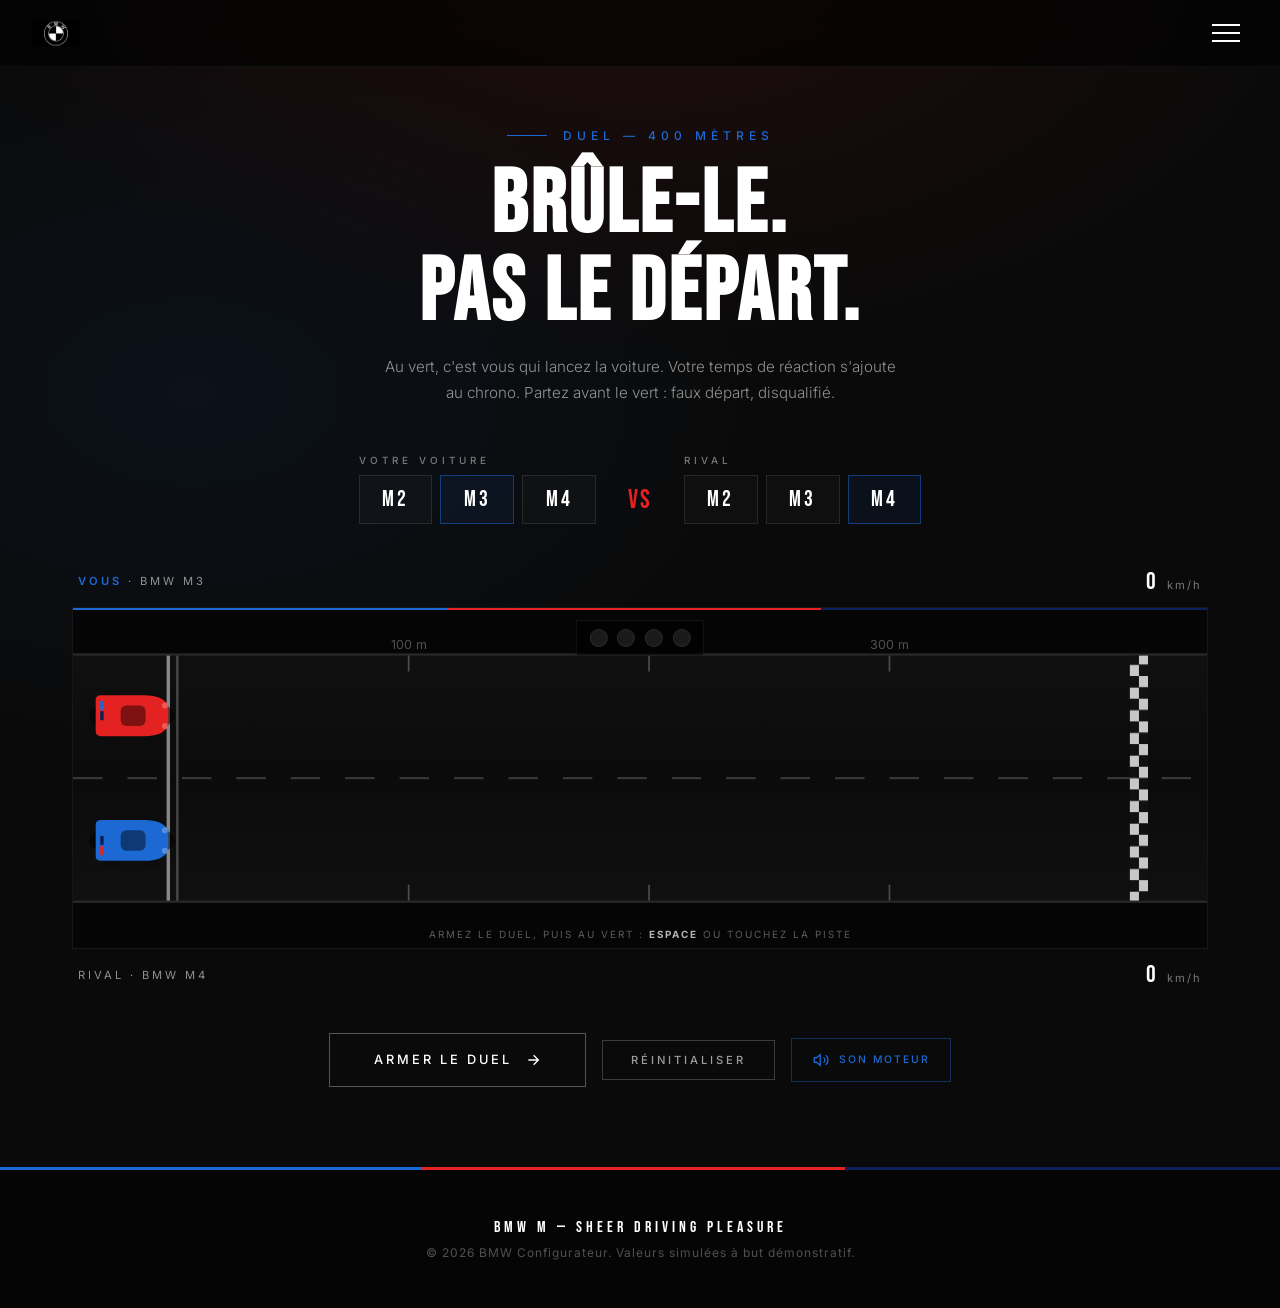
<file: duel.html>
<!DOCTYPE html>
<html lang="fr">
<head>
    <meta charset="UTF-8">
    <meta name="viewport" content="width=device-width, initial-scale=1.0">
    <meta name="description" content="Duel BMW M sur 400 m : prenez le départ au vert, votre temps de réaction compte. Faux départ = disqualifié.">
    <meta name="theme-color" content="#0a0a0a">
    <link rel="preconnect" href="https://fonts.googleapis.com">
    <link rel="preconnect" href="https://fonts.gstatic.com" crossorigin>
    <link href="https://fonts.googleapis.com/css2?family=Bebas+Neue&family=Inter:wght@300;400;500;600;700;800&display=swap" rel="stylesheet">
    <link rel="stylesheet" href="style.css">
    <link rel="stylesheet" href="duel.css">
    <link href="media/img/logo_bmw.jpg" rel="icon" type="image/jpeg">
    <title>BMW M — Duel 400 m</title>
</head>
<body class="duel-page">

    <header id="header">
        <a href="index.html" class="logo-link"><img src="media/img/Embleme-BMW.jpg" alt="Accueil — BMW M"></a>
        <button class="burger" id="menu-burger" aria-label="Ouvrir le menu" aria-expanded="false" aria-controls="nav">
            <span></span><span></span><span></span>
        </button>
        <nav id="nav">
            <a href="index.html">Accueil</a>
            <a href="histoire.html">Histoire</a>
            <a href="performance.html">Launch Control</a>
            <a href="duel.html" class="active">Duel</a>
            <a href="configurateur.html?model=m2">M2</a>
            <a href="configurateur.html?model=m3">M3</a>
            <a href="configurateur.html?model=m4">M4</a>
        </nav>
    </header>

    <div class="nav-overlay" id="navOverlay" hidden></div>

    <main class="duel-main">

        <section class="duel-intro reveal">
            <div class="perf-sub-wrap">
                <span class="perf-bar"></span>
                <p class="perf-sub">Duel — 400 mètres</p>
            </div>
            <h1 class="duel-title">Brûle-le.<br>Pas le départ.</h1>
            <p class="duel-lead">Au vert, c'est vous qui lancez la voiture. Votre temps de réaction s'ajoute au chrono. Partez avant le vert : faux départ, disqualifié.</p>
        </section>

        <section class="duel-setup reveal">
            <div class="picker">
                <p class="picker-label">Votre voiture</p>
                <div class="picker-tabs" id="pickA">
                    <button class="pick-tab" data-model="m2">M2</button>
                    <button class="pick-tab active" data-model="m3">M3</button>
                    <button class="pick-tab" data-model="m4">M4</button>
                </div>
            </div>
            <div class="vs-badge" aria-hidden="true">VS</div>
            <div class="picker">
                <p class="picker-label">Rival</p>
                <div class="picker-tabs" id="pickB">
                    <button class="pick-tab" data-model="m2">M2</button>
                    <button class="pick-tab" data-model="m3">M3</button>
                    <button class="pick-tab active" data-model="m4">M4</button>
                </div>
            </div>
        </section>

        <section class="duel-stage-wrap reveal">

            <div class="duel-hud duel-hud-top">
                <span class="hud-name"><span class="hud-you">Vous</span> · BMW <span id="nameA">M3</span></span>
                <span class="hud-reaction" id="reactionChip" hidden>Réaction : <strong id="reactionVal">—</strong></span>
                <span class="hud-speed"><strong id="speedA">0</strong> km/h</span>
            </div>

            <div class="duel-stage" id="duelStage">
                <div class="tree-h" id="treeH" aria-hidden="true">
                    <span class="lamp amber"></span>
                    <span class="lamp amber"></span>
                    <span class="lamp amber"></span>
                    <span class="lamp green"></span>
                </div>

                <svg class="strip" viewBox="0 0 1000 300" preserveAspectRatio="xMidYMid meet" aria-label="Piste de duel">
                    <defs>
                        <linearGradient id="asphalt" x1="0" y1="0" x2="0" y2="1">
                            <stop offset="0%" stop-color="#101010"/>
                            <stop offset="50%" stop-color="#0b0b0b"/>
                            <stop offset="100%" stop-color="#101010"/>
                        </linearGradient>
                        <pattern id="checker" width="20" height="20" patternUnits="userSpaceOnUse">
                            <rect width="10" height="10" fill="#e8e8e8"/>
                            <rect x="10" y="10" width="10" height="10" fill="#e8e8e8"/>
                            <rect x="10" width="10" height="10" fill="#111"/>
                            <rect y="10" width="10" height="10" fill="#111"/>
                        </pattern>
                    </defs>

                    <rect x="0" y="40" width="1000" height="220" fill="url(#asphalt)"/>
                    <rect x="0" y="40" width="1000" height="2" fill="rgba(255,255,255,0.1)"/>
                    <rect x="0" y="258" width="1000" height="2" fill="rgba(255,255,255,0.1)"/>
                    <line x1="0" y1="150" x2="1000" y2="150" stroke="rgba(255,255,255,0.18)" stroke-width="2" stroke-dasharray="26 22"/>

                    <!-- ligne de départ -->
                    <line x1="84" y1="42" x2="84" y2="258" stroke="rgba(255,255,255,0.5)" stroke-width="3"/>
                    <line x1="92" y1="42" x2="92" y2="258" stroke="rgba(255,255,255,0.25)" stroke-width="2"/>

                    <!-- repères de distance -->
                    <g id="distMarks" font-family="Inter, sans-serif" font-size="11" fill="rgba(255,255,255,0.3)"></g>

                    <!-- arrivée -->
                    <rect x="932" y="42" width="16" height="216" fill="url(#checker)" opacity="0.85"/>

                    <!-- traînées de vitesse -->
                    <g id="trailA"></g>
                    <g id="trailB"></g>

                    <!-- voitures -->
                    <g id="carA" transform="translate(84,95)">
                        <ellipse cx="-32" cy="0" rx="38" ry="15" fill="rgba(0,0,0,0.55)"/>
                        <g class="car-body">
                            <rect x="-56" y="-22" width="13" height="9" rx="2.5" fill="#0c0c0c"/>
                            <rect x="-56" y="13" width="13" height="9" rx="2.5" fill="#0c0c0c"/>
                            <rect x="-22" y="-22" width="13" height="9" rx="2.5" fill="#0c0c0c"/>
                            <rect x="-22" y="13" width="13" height="9" rx="2.5" fill="#0c0c0c"/>
                            <path d="M -64 -14 q 0 -4 5 -4 l 38 0 q 16 0 21 9 l 0 18 q -5 9 -21 9 l -38 0 q -5 0 -5 -4 z" id="bodyA" fill="#E52222"/>
                            <rect x="-42" y="-9" width="22" height="18" rx="5" fill="rgba(0,0,0,0.45)"/>
                            <rect x="-60" y="-13" width="3" height="8" fill="#1C69D4"/>
                            <rect x="-60" y="-4" width="3" height="8" fill="#0A1F5C"/>
                            <rect x="-60" y="5"  width="3" height="8" fill="#E52222"/>
                            <circle cx="-3" cy="-9" r="2.6" fill="#fff" class="headlight"/>
                            <circle cx="-3" cy="9"  r="2.6" fill="#fff" class="headlight"/>
                        </g>
                    </g>

                    <g id="carB" transform="translate(84,205)">
                        <ellipse cx="-32" cy="0" rx="38" ry="15" fill="rgba(0,0,0,0.55)"/>
                        <g class="car-body">
                            <rect x="-56" y="-22" width="13" height="9" rx="2.5" fill="#0c0c0c"/>
                            <rect x="-56" y="13" width="13" height="9" rx="2.5" fill="#0c0c0c"/>
                            <rect x="-22" y="-22" width="13" height="9" rx="2.5" fill="#0c0c0c"/>
                            <rect x="-22" y="13" width="13" height="9" rx="2.5" fill="#0c0c0c"/>
                            <path d="M -64 -14 q 0 -4 5 -4 l 38 0 q 16 0 21 9 l 0 18 q -5 9 -21 9 l -38 0 q -5 0 -5 -4 z" id="bodyB" fill="#1C69D4"/>
                            <rect x="-42" y="-9" width="22" height="18" rx="5" fill="rgba(0,0,0,0.45)"/>
                            <rect x="-60" y="-13" width="3" height="8" fill="#1C69D4"/>
                            <rect x="-60" y="-4" width="3" height="8" fill="#0A1F5C"/>
                            <rect x="-60" y="5"  width="3" height="8" fill="#E52222"/>
                            <circle cx="-3" cy="-9" r="2.6" fill="#fff" class="headlight"/>
                            <circle cx="-3" cy="9"  r="2.6" fill="#fff" class="headlight"/>
                        </g>
                    </g>

                    <text id="gapText" x="500" y="156" text-anchor="middle" font-family="Inter, sans-serif" font-size="13" fill="rgba(255,255,255,0.55)" letter-spacing="2"></text>
                </svg>

                <div class="photo-flash" id="photoFlash"></div>

                <div class="duel-banner" id="duelBanner" hidden>
                    <p class="banner-verdict" id="bannerVerdict">VICTOIRE</p>
                    <p class="banner-detail" id="bannerDetail"></p>
                </div>

                <div class="false-start" id="falseStart" hidden>
                    <p class="fs-title">Faux départ</p>
                    <p class="fs-detail">Vous êtes parti avant le vert. Disqualifié.</p>
                </div>

                <p class="stage-hint" id="stageHint">Armez le duel, puis au vert : <strong>ESPACE</strong> ou touchez la piste</p>
            </div>

            <div class="duel-hud duel-hud-bottom">
                <span class="hud-name">Rival · BMW <span id="nameB">M4</span></span>
                <span class="hud-finish" id="finishLine"></span>
                <span class="hud-speed"><strong id="speedB">0</strong> km/h</span>
            </div>
        </section>

        <section class="duel-controls reveal">
            <button class="hero-btn launch-btn" id="armBtn">
                <span id="armLabel">Armer le duel</span>
                <svg viewBox="0 0 24 24" fill="none" stroke="currentColor" stroke-width="2"><path d="M5 12h14M13 5l7 7-7 7"/></svg>
            </button>
            <button class="hero-btn small ghost" id="resetDuel"><span>Réinitialiser</span></button>
            <button class="sound-toggle is-on" id="soundToggle" aria-pressed="true" aria-label="Activer ou couper le son moteur">
                <svg viewBox="0 0 24 24" fill="none" stroke="currentColor" stroke-width="1.8"><path d="M11 5 6 9H3v6h3l5 4V5Z"/><path class="wave" d="M15.5 8.5a5 5 0 0 1 0 7M18.5 5.5a9 9 0 0 1 0 13"/></svg>
                <span>Son moteur</span>
            </button>
        </section>

    </main>

    <footer class="footer">
        <div class="footer-stripe"></div>
        <div class="footer-content">
            <p class="footer-tag">BMW M — Sheer Driving Pleasure</p>
            <p class="footer-copy">© 2026 BMW Configurateur. Valeurs simulées à but démonstratif.</p>
        </div>
    </footer>

    <script src="script.js"></script>
    <script src="engine-audio.js"></script>
    <script src="duel.js"></script>
</body>
</html>
</file>
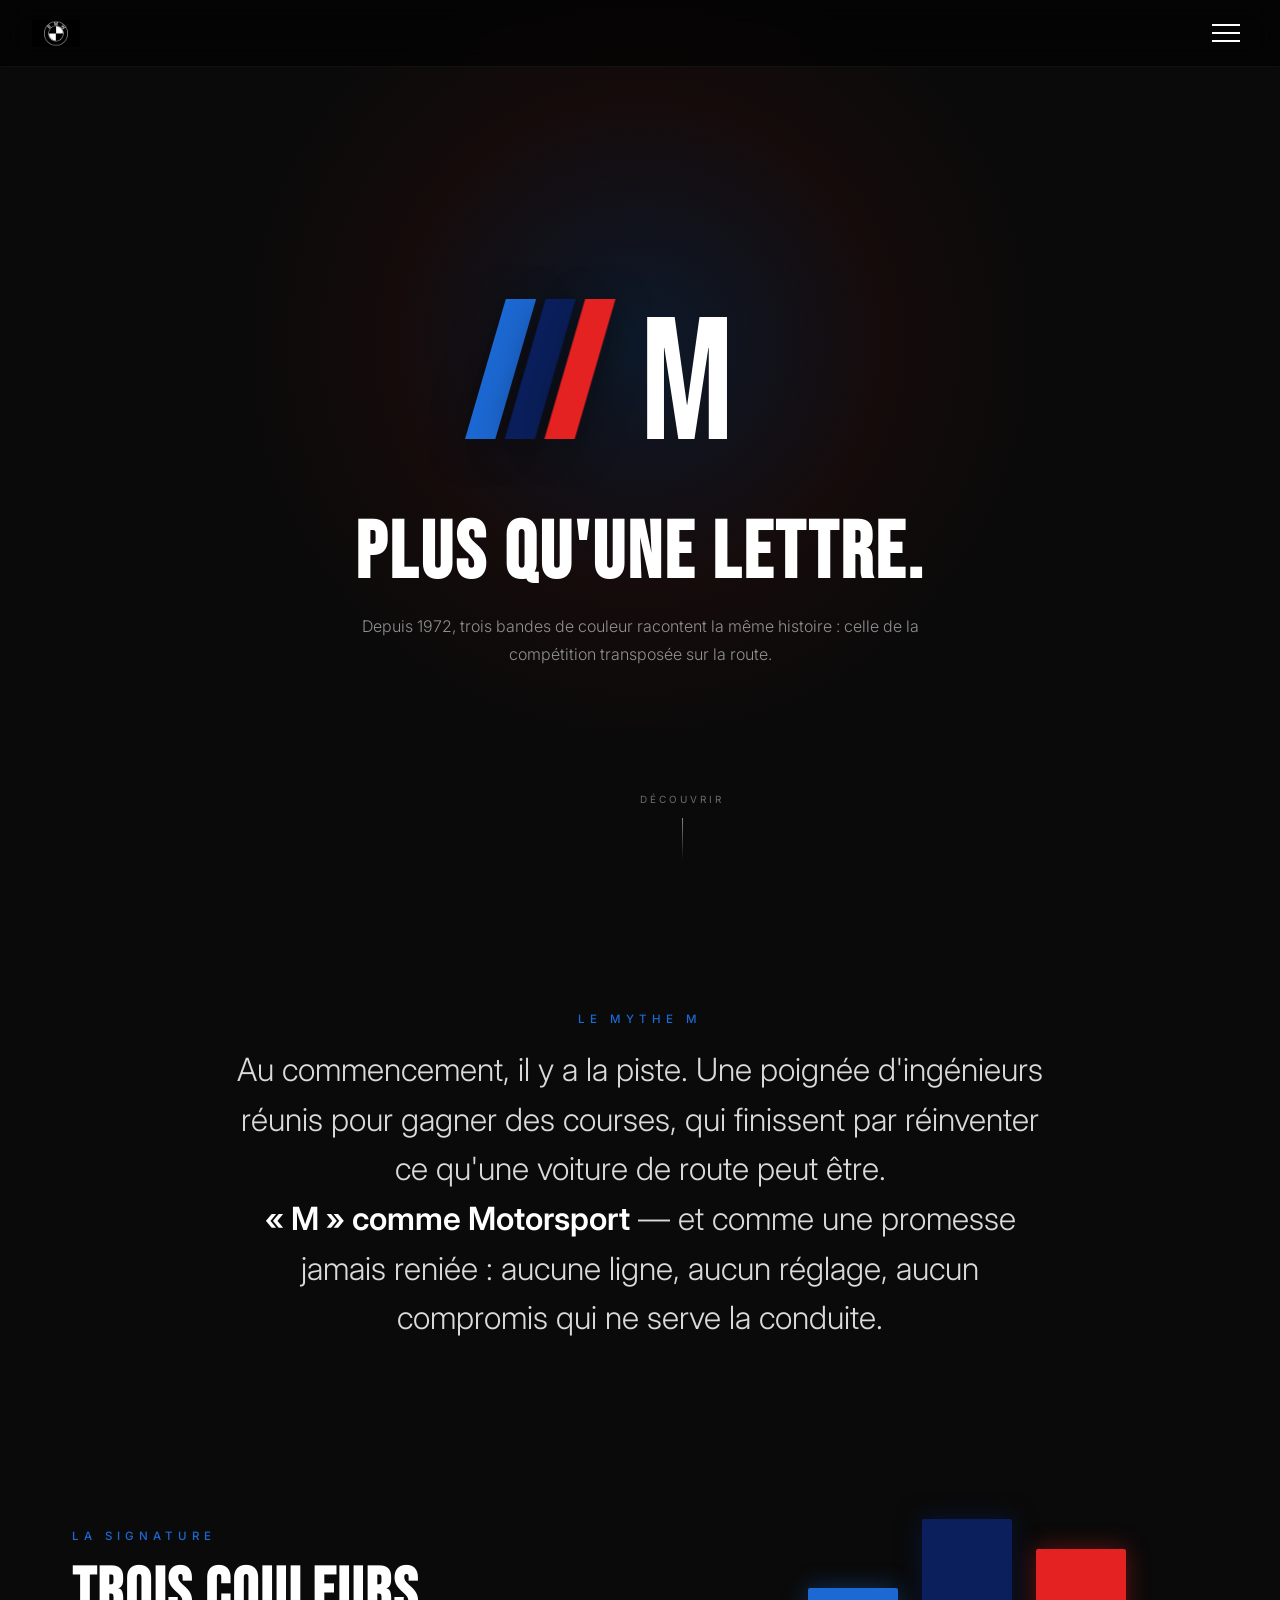
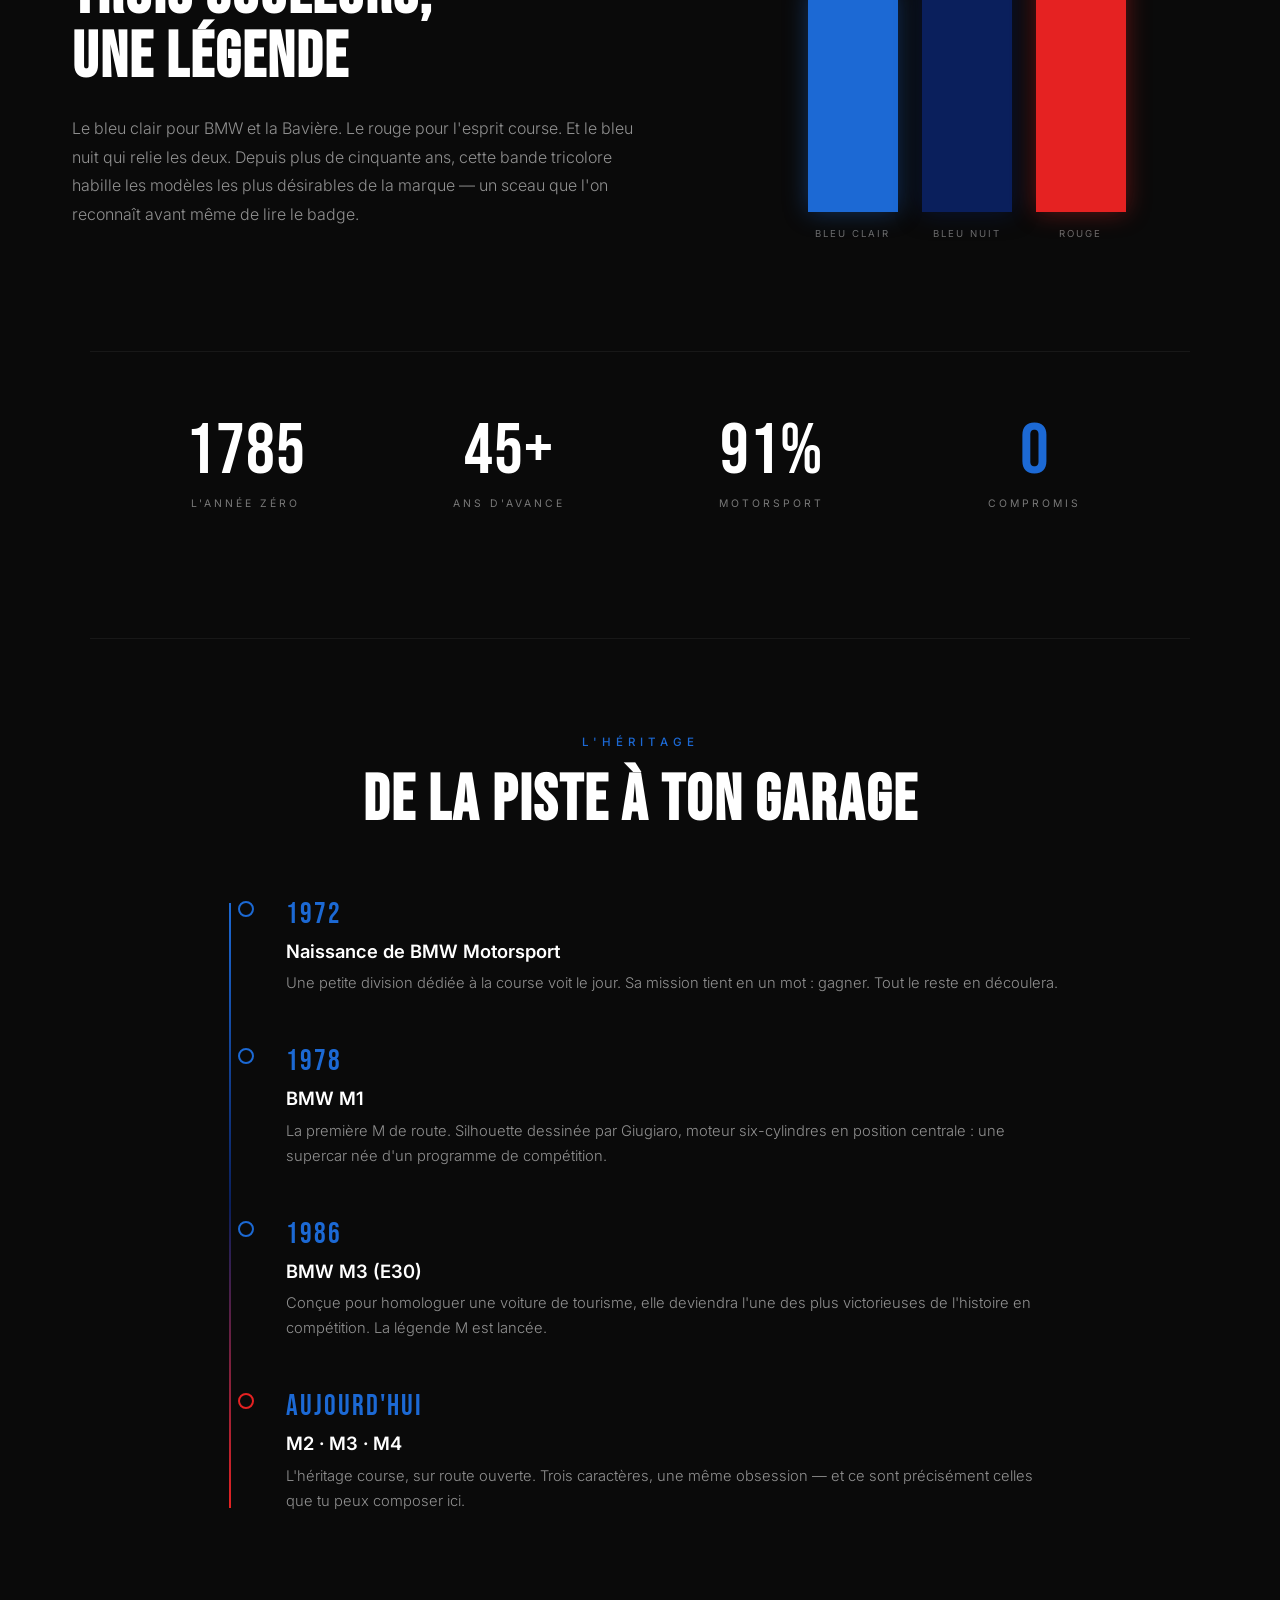
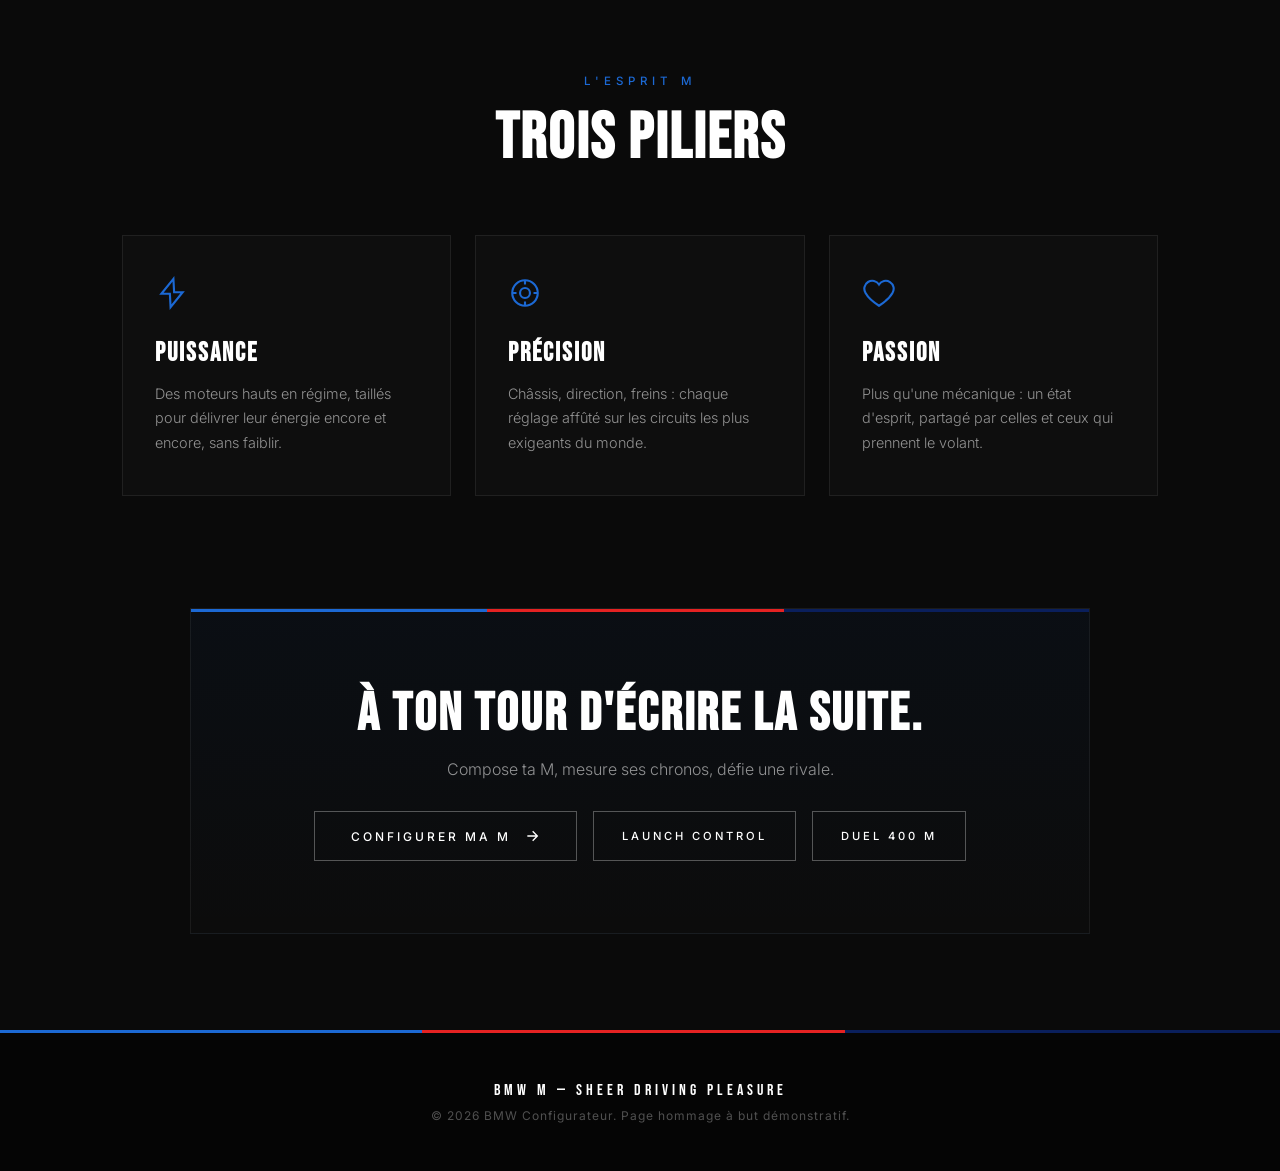
<file: histoire.html>
<!DOCTYPE html>
<html lang="fr">
<head>
    <meta charset="UTF-8">
    <meta name="viewport" content="width=device-width, initial-scale=1.0">
    <meta name="description" content="L'histoire de BMW M : née en 1972 de la compétition, la signature tricolore, les modèles légendaires et l'esprit Motorsport.">
    <meta name="theme-color" content="#0a0a0a">
    <meta property="og:title" content="BMW M — L'histoire">
    <meta property="og:description" content="50 ans d'obsession motorsport : la signature tricolore, du M1 aux M2, M3 et M4.">
    <meta property="og:type" content="website">
    <meta property="og:image" content="media/img/m3.jpg">
    <link rel="preconnect" href="https://fonts.googleapis.com">
    <link rel="preconnect" href="https://fonts.gstatic.com" crossorigin>
    <link href="https://fonts.googleapis.com/css2?family=Bebas+Neue&family=Inter:wght@300;400;500;600;700;800&display=swap" rel="stylesheet">
    <link rel="stylesheet" href="style.css">
    <link rel="stylesheet" href="histoire.css">
    <link href="media/img/logo_bmw.jpg" rel="icon" type="image/jpeg">
    <title>BMW M — L'histoire</title>
</head>
<body class="histoire-page">

    <div class="scroll-progress" id="scrollProgress"></div>

    <header id="header">
        <a href="index.html" class="logo-link"><img src="media/img/Embleme-BMW.jpg" alt="Accueil — BMW M"></a>
        <button class="burger" id="menu-burger" aria-label="Ouvrir le menu" aria-expanded="false" aria-controls="nav">
            <span></span><span></span><span></span>
        </button>
        <nav id="nav">
            <a href="index.html">Accueil</a>
            <a href="histoire.html" class="active">Histoire</a>
            <a href="performance.html">Launch Control</a>
            <a href="duel.html">Duel</a>
            <a href="configurateur.html?model=m2">M2</a>
            <a href="configurateur.html?model=m3">M3</a>
            <a href="configurateur.html?model=m4">M4</a>
        </nav>
    </header>

    <div class="nav-overlay" id="navOverlay" hidden></div>

    <main>

        <!-- ===== HERO ===== -->
        <section class="h-hero">
            <div class="h-hero-glow"></div>
            <svg class="m-emblem" viewBox="0 0 360 180" role="img" aria-label="Emblème BMW M">
                <g class="stripes">
                    <polygon class="stripe s1" points="30,150 56,150 91,30 65,30" fill="#1C69D4"/>
                    <polygon class="stripe s2" points="64,150 90,150 125,30 99,30" fill="#0A1F5C"/>
                    <polygon class="stripe s3" points="98,150 124,150 159,30 133,30" fill="#E52222"/>
                </g>
                <text class="m-letter" x="180" y="150">M</text>
            </svg>

            <div class="h-hero-text">
                <h1 class="h-hero-title">Plus qu'une lettre.</h1>
                <p class="h-hero-sub">Depuis 1972, trois bandes de couleur racontent la même histoire :
                    celle de la compétition transposée sur la route.</p>
            </div>

            <a href="#manifeste" class="h-scroll-cue" aria-label="Faire défiler">
                <span>Découvrir</span>
                <span class="cue-line"></span>
            </a>
        </section>

        <!-- ===== MANIFESTE ===== -->
        <section id="manifeste" class="h-manifeste reveal">
            <p class="h-kicker">Le mythe M</p>
            <p class="h-manifeste-text">
                Au commencement, il y a la piste. Une poignée d'ingénieurs réunis pour gagner des courses,
                qui finissent par réinventer ce qu'une voiture de route peut être.
                <span class="hl">« M » comme Motorsport</span> — et comme une promesse jamais reniée :
                aucune ligne, aucun réglage, aucun compromis qui ne serve la conduite.
            </p>
        </section>

        <!-- ===== SIGNATURE TRICOLORE ===== -->
        <section class="h-signature reveal">
            <div class="h-sig-left">
                <p class="h-kicker">La signature</p>
                <h2 class="h-section-title">Trois couleurs,<br>une légende</h2>
                <p class="h-section-text">
                    Le bleu clair pour BMW et la Bavière. Le rouge pour l'esprit course.
                    Et le bleu nuit qui relie les deux. Depuis plus de cinquante ans,
                    cette bande tricolore habille les modèles les plus désirables de la marque —
                    un sceau que l'on reconnaît avant même de lire le badge.
                </p>
            </div>
            <div class="h-sig-bars" aria-hidden="true">
                <div class="sig-bar"><span class="sig-fill b1"></span><span class="sig-cap">Bleu clair</span></div>
                <div class="sig-bar"><span class="sig-fill b2"></span><span class="sig-cap">Bleu nuit</span></div>
                <div class="sig-bar"><span class="sig-fill b3"></span><span class="sig-cap">Rouge</span></div>
            </div>
        </section>

        <!-- ===== CHIFFRES ===== -->
        <section class="h-figures reveal">
            <div class="h-fig">
                <span class="h-fig-num stat-val" data-target="1972">0</span>
                <span class="h-fig-label">L'année zéro</span>
            </div>
            <div class="h-fig">
                <span class="h-fig-num stat-val" data-target="50" data-suffix="+">0</span>
                <span class="h-fig-label">Ans d'avance</span>
            </div>
            <div class="h-fig">
                <span class="h-fig-num stat-val" data-target="100" data-suffix="%">0</span>
                <span class="h-fig-label">Motorsport</span>
            </div>
            <div class="h-fig">
                <span class="h-fig-num accent">0</span>
                <span class="h-fig-label">Compromis</span>
            </div>
        </section>

        <!-- ===== TIMELINE ===== -->
        <section class="h-timeline">
            <div class="h-tl-head reveal">
                <p class="h-kicker">L'héritage</p>
                <h2 class="h-section-title">De la piste à ton garage</h2>
            </div>

            <div class="timeline">
                <span class="tl-spine" aria-hidden="true"></span>

                <article class="tl-item reveal">
                    <div class="tl-dot"></div>
                    <div class="tl-year">1972</div>
                    <div class="tl-card">
                        <h3>Naissance de BMW Motorsport</h3>
                        <p>Une petite division dédiée à la course voit le jour. Sa mission tient en un mot : gagner.
                            Tout le reste en découlera.</p>
                    </div>
                </article>

                <article class="tl-item reveal">
                    <div class="tl-dot"></div>
                    <div class="tl-year">1978</div>
                    <div class="tl-card">
                        <h3>BMW M1</h3>
                        <p>La première M de route. Silhouette dessinée par Giugiaro, moteur six-cylindres en position
                            centrale : une supercar née d'un programme de compétition.</p>
                    </div>
                </article>

                <article class="tl-item reveal">
                    <div class="tl-dot"></div>
                    <div class="tl-year">1986</div>
                    <div class="tl-card">
                        <h3>BMW M3 (E30)</h3>
                        <p>Conçue pour homologuer une voiture de tourisme, elle deviendra l'une des plus victorieuses
                            de l'histoire en compétition. La légende M est lancée.</p>
                    </div>
                </article>

                <article class="tl-item reveal">
                    <div class="tl-dot now"></div>
                    <div class="tl-year">Aujourd'hui</div>
                    <div class="tl-card">
                        <h3>M2 · M3 · M4</h3>
                        <p>L'héritage course, sur route ouverte. Trois caractères, une même obsession —
                            et ce sont précisément celles que tu peux composer ici.</p>
                    </div>
                </article>
            </div>
        </section>

        <!-- ===== PILIERS ===== -->
        <section class="h-pillars-wrap">
            <div class="h-tl-head reveal">
                <p class="h-kicker">L'esprit M</p>
                <h2 class="h-section-title">Trois piliers</h2>
            </div>
            <div class="h-pillars reveal stagger">
                <div class="pillar">
                    <svg class="pillar-icon" viewBox="0 0 24 24" fill="none" stroke="currentColor" stroke-width="1.5"><path d="M13 2 4.5 12.5h6L11 22l8.5-10.5h-6L13 2Z"/></svg>
                    <h3>Puissance</h3>
                    <p>Des moteurs hauts en régime, taillés pour délivrer leur énergie encore et encore, sans faiblir.</p>
                </div>
                <div class="pillar">
                    <svg class="pillar-icon" viewBox="0 0 24 24" fill="none" stroke="currentColor" stroke-width="1.5"><circle cx="12" cy="12" r="9"/><circle cx="12" cy="12" r="3.5"/><path d="M12 3v3M12 18v3M3 12h3M18 12h3"/></svg>
                    <h3>Précision</h3>
                    <p>Châssis, direction, freins : chaque réglage affûté sur les circuits les plus exigeants du monde.</p>
                </div>
                <div class="pillar">
                    <svg class="pillar-icon" viewBox="0 0 24 24" fill="none" stroke="currentColor" stroke-width="1.5"><path d="M12 21s-7-4.5-9.5-9A5.5 5.5 0 0 1 12 6a5.5 5.5 0 0 1 9.5 6c-2.5 4.5-9.5 9-9.5 9Z"/></svg>
                    <h3>Passion</h3>
                    <p>Plus qu'une mécanique : un état d'esprit, partagé par celles et ceux qui prennent le volant.</p>
                </div>
            </div>
        </section>

        <!-- ===== CTA ===== -->
        <section class="h-cta reveal">
            <div class="h-cta-stripe" aria-hidden="true"></div>
            <h2 class="h-cta-title">À ton tour d'écrire la suite.</h2>
            <p class="h-cta-text">Compose ta M, mesure ses chronos, défie une rivale.</p>
            <div class="h-cta-btns">
                <a href="configurateur.html?model=m3" class="hero-btn">
                    <span>Configurer ma M</span>
                    <svg viewBox="0 0 24 24" fill="none" stroke="currentColor" stroke-width="2"><path d="M5 12h14M13 5l7 7-7 7"/></svg>
                </a>
                <a href="performance.html" class="hero-btn small"><span>Launch Control</span></a>
                <a href="duel.html" class="hero-btn small"><span>Duel 400 m</span></a>
            </div>
        </section>

    </main>

    <footer class="footer">
        <div class="footer-stripe"></div>
        <div class="footer-content">
            <p class="footer-tag">BMW M — Sheer Driving Pleasure</p>
            <p class="footer-copy">© 2026 BMW Configurateur. Page hommage à but démonstratif.</p>
        </div>
    </footer>

    <script src="script.js"></script>
    <script src="histoire.js"></script>
</body>
</html>
</file>
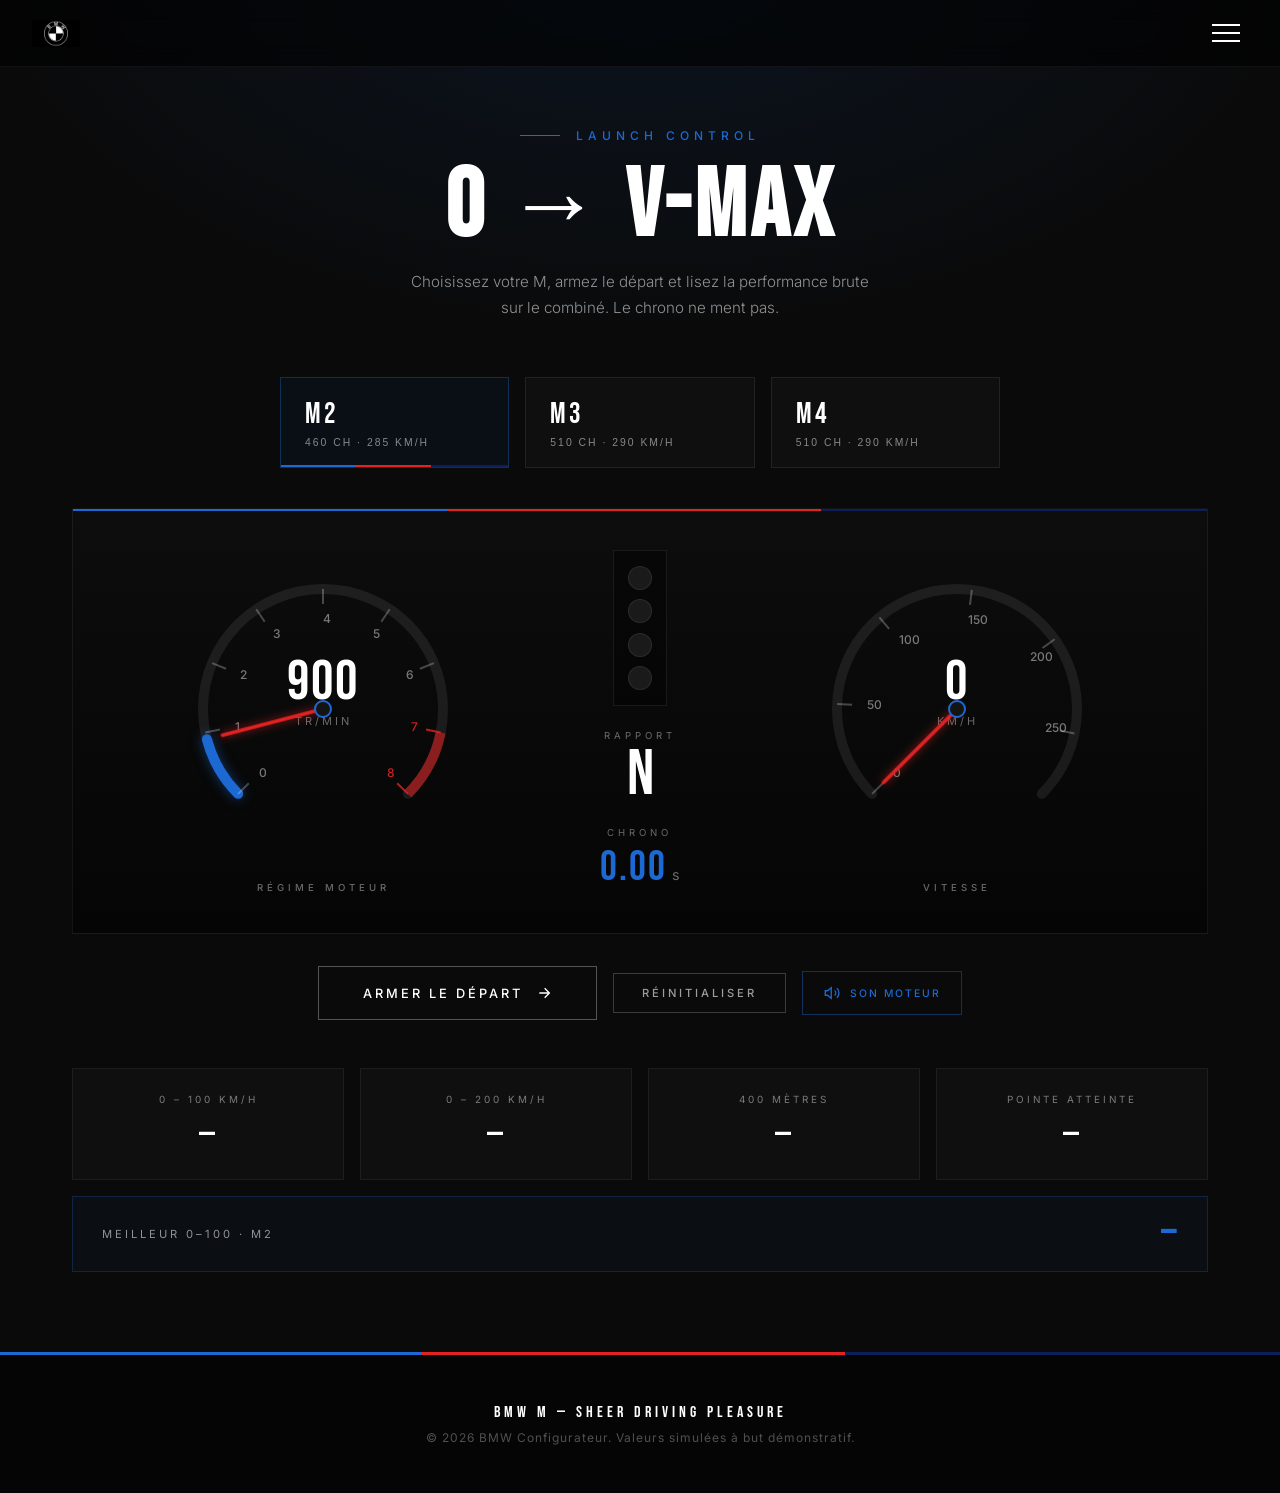
<file: performance.html>
<!DOCTYPE html>
<html lang="fr">
<head>
    <meta charset="UTF-8">
    <meta name="viewport" content="width=device-width, initial-scale=1.0">
    <meta name="description" content="Launch Control BMW M : simulez un départ arrêté en temps réel sur le combiné numérique. Chrono 0–100, 0–200 et 400 m, son moteur et meilleur temps.">
    <meta name="theme-color" content="#0a0a0a">
    <link rel="preconnect" href="https://fonts.googleapis.com">
    <link rel="preconnect" href="https://fonts.gstatic.com" crossorigin>
    <link href="https://fonts.googleapis.com/css2?family=Bebas+Neue&family=Inter:wght@300;400;500;600;700;800&display=swap" rel="stylesheet">
    <link rel="stylesheet" href="style.css">
    <link rel="stylesheet" href="performance.css">
    <link href="media/img/logo_bmw.jpg" rel="icon" type="image/jpeg">
    <title>BMW M — Launch Control</title>
</head>
<body class="perf-page">

    <header id="header">
        <a href="index.html" class="logo-link"><img src="media/img/Embleme-BMW.jpg" alt="Accueil — BMW M"></a>
        <button class="burger" id="menu-burger" aria-label="Ouvrir le menu" aria-expanded="false" aria-controls="nav">
            <span></span><span></span><span></span>
        </button>
        <nav id="nav">
            <a href="index.html">Accueil</a>
            <a href="histoire.html">Histoire</a>
            <a href="performance.html" class="active">Launch Control</a>
            <a href="duel.html">Duel</a>
            <a href="configurateur.html?model=m2">M2</a>
            <a href="configurateur.html?model=m3">M3</a>
            <a href="configurateur.html?model=m4">M4</a>
        </nav>
    </header>

    <div class="nav-overlay" id="navOverlay" hidden></div>

    <main class="perf-main">

        <section class="perf-intro reveal">
            <div class="perf-sub-wrap">
                <span class="perf-bar"></span>
                <p class="perf-sub">Launch Control</p>
            </div>
            <h1 class="perf-title">0 → V-MAX</h1>
            <p class="perf-lead">Choisissez votre M, armez le départ et lisez la performance brute sur le combiné. Le chrono ne ment pas.</p>
        </section>

        <section class="perf-tabs-wrap reveal">
            <div class="perf-tabs" id="perfTabs">
                <button class="perf-tab active" data-model="m2">
                    <span class="perf-tab-name">M2</span>
                    <span class="perf-tab-spec">460 ch · 285 km/h</span>
                </button>
                <button class="perf-tab" data-model="m3">
                    <span class="perf-tab-name">M3</span>
                    <span class="perf-tab-spec">510 ch · 290 km/h</span>
                </button>
                <button class="perf-tab" data-model="m4">
                    <span class="perf-tab-name">M4</span>
                    <span class="perf-tab-spec">510 ch · 290 km/h</span>
                </button>
            </div>
        </section>

        <section class="cluster reveal">

            <div class="gauge-block">
                <svg class="gauge" id="tachGauge" viewBox="0 0 320 320" role="img" aria-label="Compte-tours">
                    <defs>
                        <linearGradient id="tachGrad" x1="0" y1="1" x2="1" y2="0">
                            <stop offset="0%" stop-color="#1C69D4"/>
                            <stop offset="55%" stop-color="#1C69D4"/>
                            <stop offset="100%" stop-color="#E52222"/>
                        </linearGradient>
                    </defs>
                    <path class="gauge-track" id="tachTrack"></path>
                    <path class="gauge-redline" id="tachRedline"></path>
                    <path class="gauge-fill" id="tachFill" stroke="url(#tachGrad)"></path>
                    <g id="tachTicks"></g>
                    <g id="tachLabels"></g>
                    <text class="gauge-big" id="tachBig" x="160" y="150">0</text>
                    <text class="gauge-cap" id="tachCap" x="160" y="176">tr/min</text>
                    <line class="needle" id="tachNeedle" x1="160" y1="160" x2="160" y2="56"></line>
                    <circle class="hub" cx="160" cy="160" r="8"></circle>
                </svg>
                <p class="gauge-label">Régime moteur</p>
            </div>

            <div class="cluster-center">
                <div class="staging-tree" id="tree" aria-hidden="true">
                    <span class="lamp amber"></span>
                    <span class="lamp amber"></span>
                    <span class="lamp amber"></span>
                    <span class="lamp green"></span>
                </div>
                <div class="gear-display">
                    <span class="gear-label">Rapport</span>
                    <span class="gear-num" id="gearNum">N</span>
                </div>
                <div class="chrono">
                    <span class="chrono-label">Chrono</span>
                    <span class="chrono-row"><span class="chrono-val" id="chrono">0.00</span><span class="chrono-unit">s</span></span>
                </div>
            </div>

            <div class="gauge-block">
                <svg class="gauge" id="speedGauge" viewBox="0 0 320 320" role="img" aria-label="Vitesse">
                    <defs>
                        <linearGradient id="speedGrad" x1="0" y1="1" x2="1" y2="0">
                            <stop offset="0%" stop-color="#1C69D4"/>
                            <stop offset="55%" stop-color="#1C69D4"/>
                            <stop offset="100%" stop-color="#E52222"/>
                        </linearGradient>
                    </defs>
                    <path class="gauge-track" id="speedTrack"></path>
                    <path class="gauge-redline" id="speedRedline"></path>
                    <path class="gauge-fill" id="speedFill" stroke="url(#speedGrad)"></path>
                    <g id="speedTicks"></g>
                    <g id="speedLabels"></g>
                    <text class="gauge-big" id="speedBig" x="160" y="150">0</text>
                    <text class="gauge-cap" id="speedCap" x="160" y="176">km/h</text>
                    <line class="needle" id="speedNeedle" x1="160" y1="160" x2="160" y2="56"></line>
                    <circle class="hub" cx="160" cy="160" r="8"></circle>
                </svg>
                <p class="gauge-label">Vitesse</p>
            </div>
        </section>

        <section class="perf-controls reveal">
            <button class="hero-btn launch-btn" id="launchBtn">
                <span id="launchLabel">Armer le départ</span>
                <svg viewBox="0 0 24 24" fill="none" stroke="currentColor" stroke-width="2"><path d="M5 12h14M13 5l7 7-7 7"/></svg>
            </button>
            <button class="hero-btn small ghost" id="resetBtn"><span>Réinitialiser</span></button>
            <button class="sound-toggle is-on" id="soundToggle" aria-pressed="true" aria-label="Activer ou couper le son moteur">
                <svg viewBox="0 0 24 24" fill="none" stroke="currentColor" stroke-width="1.8"><path d="M11 5 6 9H3v6h3l5 4V5Z"/><path class="wave" d="M15.5 8.5a5 5 0 0 1 0 7M18.5 5.5a9 9 0 0 1 0 13"/></svg>
                <span>Son moteur</span>
            </button>
        </section>

        <section class="results reveal">
            <div class="result-card" id="card100">
                <span class="result-label">0 – 100 km/h</span>
                <span class="result-val" id="r100">—</span>
            </div>
            <div class="result-card" id="card200">
                <span class="result-label">0 – 200 km/h</span>
                <span class="result-val" id="r200">—</span>
            </div>
            <div class="result-card" id="card400">
                <span class="result-label">400 mètres</span>
                <span class="result-val" id="r400">—</span>
            </div>
            <div class="result-card" id="cardVmax">
                <span class="result-label">Pointe atteinte</span>
                <span class="result-val" id="rvmax">—</span>
            </div>
            <div class="result-best">
                <span class="best-label">Meilleur 0–100 · <span id="bestModel">M2</span></span>
                <strong class="best-time" id="bestTime">—</strong>
            </div>
        </section>

    </main>

    <footer class="footer">
        <div class="footer-stripe"></div>
        <div class="footer-content">
            <p class="footer-tag">BMW M — Sheer Driving Pleasure</p>
            <p class="footer-copy">© 2026 BMW Configurateur. Valeurs simulées à but démonstratif.</p>
        </div>
    </footer>

    <script src="script.js"></script>
    <script src="engine-audio.js"></script>
    <script src="performance.js"></script>
</body>
</html>
</file>
<file: style.css>
* { box-sizing: border-box; }

body {
    margin: 0;
    background: #0a0a0a;
    font-family: 'Inter', sans-serif;
    -webkit-font-smoothing: antialiased;
}

/* ============ HEADER ============ */
header {
    background-color: rgba(0, 0, 0, 0.6);
    backdrop-filter: blur(12px);
    -webkit-backdrop-filter: blur(12px);
    display: flex;
    justify-content: space-between;
    align-items: center;
    padding: 1em 2em;
    position: fixed;
    top: 0;
    left: 0;
    right: 0;
    z-index: 200;
    transition: background 0.4s ease, padding 0.4s ease;
    border-bottom: 1px solid rgba(255, 255, 255, 0.05);
}

header.scrolled {
    background-color: rgba(0, 0, 0, 0.92);
    padding: 0.6em 2em;
}

header img {
    width: 48px;
    height: auto;
    transition: transform 0.4s ease;
}

header img:hover {
    transform: rotate(360deg);
}

/* ============ NAV ============ */
nav {
    background-color: rgba(0, 0, 0, 0.95);
    backdrop-filter: blur(20px);
    position: fixed;
    right: 0;
    top: 0;
    height: 100vh;
    width: min(380px, 80vw);
    padding: 6rem 3rem 2rem;
    display: flex;
    flex-direction: column;
    gap: 1.5rem;
    transform: translateX(100%);
    opacity: 0;
    transition: transform 0.5s cubic-bezier(0.77, 0, 0.175, 1), opacity 0.5s ease;
    z-index: 150;
    border-left: 1px solid rgba(255, 255, 255, 0.05);
}

nav::before {
    content: '';
    position: absolute;
    top: 0;
    left: 0;
    width: 3px;
    height: 100%;
    background: linear-gradient(180deg, #1C69D4 33%, #E52222 33%, #E52222 66%, #0A1F5C 66%);
}

nav a {
    font-family: 'Bebas Neue', sans-serif;
    color: white;
    text-decoration: none;
    font-size: 2rem;
    letter-spacing: 3px;
    position: relative;
    width: fit-content;
    transition: color 0.3s ease, padding-left 0.3s ease;
}

nav a::before {
    content: '';
    position: absolute;
    left: -20px;
    top: 50%;
    width: 0;
    height: 1px;
    background: #1C69D4;
    transition: width 0.3s ease;
}

nav a:hover {
    color: #1C69D4;
    padding-left: 20px;
}

nav a:hover::before {
    width: 15px;
}

nav.open {
    transform: translateX(0);
    opacity: 1;
}

/* ============ BURGER ============ */
.burger {
    display: flex;
    flex-direction: column;
    gap: 6px;
    background: none;
    border: none;
    cursor: pointer;
    padding: 8px;
    z-index: 250;
    position: relative;
}

.burger span {
    display: block;
    width: 28px;
    height: 2px;
    background: white;
    transition: all 0.4s ease;
    transform-origin: center;
}

.burger.open span:nth-child(1) { transform: translateY(8px) rotate(45deg); }
.burger.open span:nth-child(2) { opacity: 0; transform: scaleX(0); }
.burger.open span:nth-child(3) { transform: translateY(-8px) rotate(-45deg); }

/* ============ HERO ============ */
.hero {
    position: relative;
    height: 100vh;
    display: flex;
    align-items: center;
    justify-content: center;
    overflow: hidden;
}

.hero::after {
    content: '';
    position: absolute;
    bottom: 0;
    left: 0;
    width: 100%;
    height: 4px;
    background: linear-gradient(90deg, #1C69D4 33%, #E52222 33%, #E52222 66%, #0A1F5C 66%);
    z-index: 3;
}

.hero-video {
    position: absolute;
    top: 0;
    left: 0;
    width: 100%;
    height: 100%;
    object-fit: cover;
    z-index: 0;
    filter: brightness(0.5) contrast(1.1);
}

.hero-overlay {
    position: absolute;
    inset: 0;
    background: 
        radial-gradient(circle at 50% 50%, transparent 0%, rgba(0,0,0,0.7) 100%),
        linear-gradient(180deg, rgba(0,0,0,0.4) 0%, transparent 30%, transparent 70%, rgba(0,0,0,0.8) 100%);
    z-index: 1;
}

.hero-content {
    position: relative;
    z-index: 2;
    text-align: center;
    color: white;
    padding: 0 2rem;
    max-width: 900px;
}

.hero-sub-wrap {
    display: flex;
    align-items: center;
    justify-content: center;
    gap: 1rem;
    margin-bottom: 1.5rem;
    opacity: 0;
    animation: fadeUp 1s ease forwards;
    animation-delay: 0.2s;
}

.hero-bar {
    width: 40px;
    height: 1px;
    background: #1C69D4;
    display: inline-block;
}

.hero-sub {
    font-size: 0.8rem;
    letter-spacing: 5px;
    text-transform: uppercase;
    color: #1C69D4;
    font-weight: 500;
    margin: 0;
}

.hero-title {
    font-family: 'Bebas Neue', sans-serif;
    font-size: clamp(3rem, 8vw, 6.5rem);
    font-weight: 400;
    line-height: 1;
    margin: 0 0 1.5rem;
    letter-spacing: 2px;
}

.hero-title .line {
    display: block;
    overflow: hidden;
}

.hero-title .line::before {
    content: attr(data-text);
}

.hero-title .line {
    opacity: 0;
    transform: translateY(40px);
    animation: fadeUp 1s cubic-bezier(0.77, 0, 0.175, 1) forwards;
}

.hero-title .line:nth-child(1) { animation-delay: 0.4s; }
.hero-title .line:nth-child(2) { animation-delay: 0.6s; }

.hero-desc {
    font-size: 1rem;
    color: rgba(255, 255, 255, 0.7);
    max-width: 480px;
    margin: 0 auto 2.5rem;
    line-height: 1.6;
    font-weight: 300;
    opacity: 0;
    animation: fadeUp 1s ease forwards;
    animation-delay: 0.8s;
}

/* ============ BUTTONS ============ */
.hero-btn {
    display: inline-flex;
    align-items: center;
    gap: 0.8rem;
    padding: 16px 36px;
    color: white;
    text-decoration: none;
    letter-spacing: 3px;
    text-transform: uppercase;
    font-size: 0.75rem;
    font-weight: 500;
    font-family: 'Inter', sans-serif;
    position: relative;
    background: transparent;
    border: 1px solid rgba(255, 255, 255, 0.3);
    cursor: pointer;
    overflow: hidden;
    transition: color 0.4s ease, border-color 0.4s ease;
    opacity: 0;
    animation: fadeUp 1s ease forwards;
    animation-delay: 1s;
}

.hero-btn span { position: relative; z-index: 2; }

.hero-btn svg {
    width: 16px;
    height: 16px;
    position: relative;
    z-index: 2;
    transition: transform 0.4s ease;
}

.hero-btn::before {
    content: '';
    position: absolute;
    inset: 0;
    background: linear-gradient(90deg, #1C69D4, #E52222, #0A1F5C);
    transform: translateX(-101%);
    transition: transform 0.5s cubic-bezier(0.77, 0, 0.175, 1);
    z-index: 1;
}

.hero-btn:hover {
    border-color: transparent;
}

.hero-btn:hover::before {
    transform: translateX(0);
}

.hero-btn:hover svg {
    transform: translateX(6px);
}

.hero-btn.small {
    padding: 12px 28px;
    font-size: 0.7rem;
    animation: none;
    opacity: 1;
}

/* ============ SCROLL BUTTON ============ */
.scroll-btn {
    position: absolute;
    bottom: 2rem;
    left: 50%;
    transform: translateX(-50%);
    color: white;
    cursor: pointer;
    z-index: 2;
    display: flex;
    flex-direction: column;
    align-items: center;
    gap: 0.8rem;
    opacity: 0;
    animation: fadeUp 1s ease forwards;
    animation-delay: 1.3s;
}

.scroll-text {
    font-size: 0.65rem;
    letter-spacing: 4px;
    text-transform: uppercase;
    color: rgba(255, 255, 255, 0.7);
}

.scroll-line {
    width: 1px;
    height: 50px;
    background: rgba(255, 255, 255, 0.3);
    position: relative;
    overflow: hidden;
}

.scroll-line::before {
    content: '';
    position: absolute;
    top: 0;
    left: 0;
    width: 100%;
    height: 50%;
    background: #1C69D4;
    animation: scrollLine 2s ease-in-out infinite;
}

@keyframes scrollLine {
    0% { transform: translateY(-100%); }
    100% { transform: translateY(200%); }
}

@keyframes fadeUp {
    to { opacity: 1; transform: translateY(0); }
}

/* ============ MODELS SECTION ============ */
.models {
    background: #0a0a0a;
    position: relative;
}

.models-header {
    text-align: center;
    padding: 7rem 2rem 5rem;
    border-bottom: 1px solid rgba(255, 255, 255, 0.05);
    background: radial-gradient(ellipse 620px 360px at 50% 42%, rgba(28, 105, 212, 0.18), transparent 70%);
}

.models-tag {
    color: #1C69D4;
    font-size: 0.7rem;
    letter-spacing: 5px;
    text-transform: uppercase;
    margin-bottom: 1rem;
    font-weight: 500;
}

.models-title {
    color: white;
    font-family: 'Bebas Neue', sans-serif;
    font-size: clamp(2.5rem, 5vw, 4rem);
    margin: 0 0 1.5rem;
    letter-spacing: 4px;
}

.models-intro {
    color: rgba(255, 255, 255, 0.5);
    max-width: 500px;
    margin: 0 auto;
    line-height: 1.7;
    font-weight: 300;
    font-size: 0.95rem;
}

/* ============ MODEL CARD ============ */
.model-card {
    display: flex;
    align-items: stretch;
    min-height: 560px;
    border-bottom: 1px solid rgba(255, 255, 255, 0.05);
    position: relative;
    overflow: hidden;
}

.model-card.reverse { flex-direction: row-reverse; }

.model-num {
    position: absolute;
    top: 2rem;
    left: 2rem;
    font-family: 'Bebas Neue', sans-serif;
    font-size: 1rem;
    color: rgba(255, 255, 255, 0.4);
    letter-spacing: 4px;
    z-index: 5;
}

.model-card.reverse .model-num {
    left: auto;
    right: 2rem;
}

.model-img {
    width: 55%;
    position: relative;
    flex-shrink: 0;
    overflow: hidden;
}

.model-img img {
    width: 100%;
    height: 100%;
    object-fit: cover;
    filter: brightness(0.8) saturate(1.1);
    transition: transform 0.8s cubic-bezier(0.25, 0.46, 0.45, 0.94), filter 0.6s ease;
}

.model-img-overlay {
    position: absolute;
    inset: 0;
    background: linear-gradient(135deg, rgba(28, 105, 212, 0.15) 0%, transparent 50%, rgba(229, 34, 34, 0.15) 100%);
    opacity: 0;
    transition: opacity 0.6s ease;
    pointer-events: none;
}

.model-card:hover .model-img img {
    transform: scale(1.05);
    filter: brightness(1) saturate(1.2);
}

.model-card:hover .model-img-overlay {
    opacity: 1;
}

.model-info {
    padding: 4rem;
    flex: 1;
    display: flex;
    flex-direction: column;
    justify-content: center;
}

.model-tag {
    color: #1C69D4;
    font-size: 0.7rem;
    letter-spacing: 5px;
    text-transform: uppercase;
    margin-bottom: 1rem;
    font-weight: 500;
}

.model-name {
    font-family: 'Bebas Neue', sans-serif;
    font-size: clamp(3.5rem, 7vw, 6rem);
    color: white;
    margin: 0 0 1.5rem;
    line-height: 0.95;
    letter-spacing: 3px;
}

.model-desc {
    color: rgba(255, 255, 255, 0.55);
    font-size: 1rem;
    line-height: 1.7;
    margin-bottom: 2.5rem;
    max-width: 380px;
    font-family: 'Inter', sans-serif;
    font-weight: 300;
}

.model-stats {
    display: flex;
    gap: 2.5rem;
    margin-bottom: 2.5rem;
    padding: 1.5rem 0;
    border-top: 1px solid rgba(255, 255, 255, 0.08);
    border-bottom: 1px solid rgba(255, 255, 255, 0.08);
}

.stat {
    display: flex;
    flex-direction: column;
}

.stat-val {
    font-family: 'Bebas Neue', sans-serif;
    font-size: 2rem;
    color: white;
    letter-spacing: 2px;
}

.stat-label {
    font-size: 0.6rem;
    letter-spacing: 3px;
    text-transform: uppercase;
    color: rgba(255, 255, 255, 0.4);
    margin-top: 6px;
    font-weight: 500;
}

.model-footer {
    display: flex;
    align-items: center;
    justify-content: space-between;
    gap: 2rem;
    flex-wrap: wrap;
}

.model-price {
    color: rgba(255, 255, 255, 0.5);
    font-size: 0.8rem;
    letter-spacing: 1px;
}

.model-price strong {
    color: white;
    font-weight: 600;
    font-size: 1rem;
    margin-left: 4px;
}

/* ============ REVEAL ANIMATION ============ */
.reveal {
    opacity: 0;
    transform: translateY(40px);
    transition: opacity 0.9s cubic-bezier(0.25, 0.46, 0.45, 0.94), transform 0.9s cubic-bezier(0.25, 0.46, 0.45, 0.94);
}

.reveal.visible {
    opacity: 1;
    transform: translateY(0);
}

/* ============ FOOTER ============ */
.footer {
    background: #050505;
    position: relative;
}

.footer-stripe {
    height: 3px;
    background: linear-gradient(90deg, #1C69D4 33%, #E52222 33%, #E52222 66%, #0A1F5C 66%);
}

.footer-content {
    padding: 3rem 2rem;
    text-align: center;
}

.footer-tag {
    font-family: 'Bebas Neue', sans-serif;
    color: white;
    letter-spacing: 4px;
    margin: 0 0 0.5rem;
    font-size: 1rem;
}

.footer-copy {
    color: rgba(255, 255, 255, 0.3);
    font-size: 0.75rem;
    margin: 0;
    letter-spacing: 1px;
}


/* ============ RESPONSIVE ============ */
@media (max-width: 900px) {
    .model-card, .model-card.reverse {
        flex-direction: column;
    }
    .model-img {
        width: 100%;
        height: 320px;
    }
    .model-info {
        padding: 2.5rem 1.5rem;
    }
    .model-stats {
        gap: 1.5rem;
    }
    .stat-val { font-size: 1.5rem; }
    .model-footer {
        flex-direction: column;
        align-items: flex-start;
    }
}

@media (max-width: 500px) {
    header { padding: 1em 1.2em; }
    .hero-title { font-size: 3rem; }
    .model-stats { gap: 1rem; }
}

/* ============ NAV OVERLAY (mobile menu backdrop) ============ */
.nav-overlay {
    position: fixed;
    inset: 0;
    background: rgba(0, 0, 0, 0.55);
    backdrop-filter: blur(2px);
    -webkit-backdrop-filter: blur(2px);
    opacity: 0;
    pointer-events: none;
    transition: opacity 0.4s ease;
    z-index: 140;
}
.nav-overlay.open {
    opacity: 1;
    pointer-events: auto;
}

/* Logo link keeps the rotating-image hover intact */
.logo-link {
    display: inline-flex;
    line-height: 0;
}

/* ============ PREMIUM SHOWCASE ============ */
.premium-showcase {
    position: relative;
    background: #0a0a0a;
    padding: 7rem 2rem 8rem;
    text-align: center;
    overflow: hidden;
    border-bottom: 1px solid rgba(255, 255, 255, 0.05);
}

.premium-glow {
    position: absolute;
    top: 50%;
    left: 50%;
    width: 900px;
    height: 900px;
    max-width: 120vw;
    transform: translate(-50%, -50%);
    background: radial-gradient(circle, rgba(28, 105, 212, 0.14) 0%, transparent 60%);
    pointer-events: none;
    z-index: 0;
}

.premium-header {
    position: relative;
    z-index: 1;
    max-width: 620px;
    margin: 0 auto 4rem;
}

.premium-tag {
    color: #1C69D4;
    font-size: 0.7rem;
    letter-spacing: 5px;
    text-transform: uppercase;
    font-weight: 500;
    margin: 0 0 1rem;
}

.premium-title {
    font-family: 'Bebas Neue', sans-serif;
    font-size: clamp(2.2rem, 5vw, 3.6rem);
    color: white;
    letter-spacing: 3px;
    margin: 0 0 1.2rem;
}

.premium-intro {
    color: rgba(255, 255, 255, 0.5);
    font-weight: 300;
    line-height: 1.7;
    font-size: 0.95rem;
    margin: 0;
}

.premium-cards {
    position: relative;
    z-index: 1;
    display: grid;
    grid-template-columns: repeat(3, 1fr);
    gap: 1.5rem;
    max-width: 1100px;
    margin: 0 auto;
}

.premium-box {
    background: rgba(255, 255, 255, 0.02);
    border: 1px solid rgba(255, 255, 255, 0.07);
    padding: 2.5rem 2rem;
    text-align: left;
    position: relative;
    overflow: hidden;
    transition: transform 0.4s ease, border-color 0.4s ease, background 0.4s ease;
}

.premium-box::before {
    content: '';
    position: absolute;
    top: 0;
    left: 0;
    width: 100%;
    height: 2px;
    background: linear-gradient(90deg, #1C69D4 33%, #E52222 33%, #E52222 66%, #0A1F5C 66%);
    transform: scaleX(0);
    transform-origin: left;
    transition: transform 0.5s cubic-bezier(0.25, 0.46, 0.45, 0.94);
}

.premium-box:hover {
    transform: translateY(-6px);
    border-color: rgba(28, 105, 212, 0.35);
    background: rgba(28, 105, 212, 0.04);
}

.premium-box:hover::before { transform: scaleX(1); }

.premium-icon {
    width: 34px;
    height: 34px;
    color: #1C69D4;
    margin-bottom: 1.5rem;
}

.premium-box h3 {
    font-family: 'Bebas Neue', sans-serif;
    font-size: 1.5rem;
    letter-spacing: 2px;
    color: white;
    margin: 0 0 0.8rem;
}

.premium-box p {
    color: rgba(255, 255, 255, 0.55);
    font-weight: 300;
    line-height: 1.7;
    font-size: 0.9rem;
    margin: 0;
}

@media (max-width: 900px) {
    .premium-cards { grid-template-columns: 1fr; max-width: 480px; }
    .premium-showcase { padding: 5rem 1.5rem 6rem; }
}

/* ============ ACCESSIBILITY ============ */
:focus-visible {
    outline: 2px solid #1C69D4;
    outline-offset: 3px;
}

.premium-ctas {
    display: flex;
    justify-content: center;
    gap: 1rem;
    flex-wrap: wrap;
    margin-top: 1.8rem;
}

/* ============ SHARED GAME CONTROLS (Launch Control + Duel) ============ */
.launch-btn {
    padding: 18px 44px;
    font-size: 0.8rem;
    opacity: 1;
    animation: none;
}

.launch-btn[disabled] { opacity: 0.5; cursor: default; }
.launch-btn[disabled]::before { transform: translateX(-101%) !important; }

.sound-toggle {
    display: inline-flex;
    align-items: center;
    gap: 0.6rem;
    background: transparent;
    border: 1px solid rgba(255, 255, 255, 0.15);
    color: rgba(255, 255, 255, 0.45);
    padding: 12px 20px;
    cursor: pointer;
    letter-spacing: 2px;
    text-transform: uppercase;
    font-size: 0.65rem;
    font-weight: 500;
    font-family: 'Inter', sans-serif;
    transition: color 0.3s ease, border-color 0.3s ease;
}

.sound-toggle svg { width: 18px; height: 18px; }
.sound-toggle .wave { transition: opacity 0.2s ease; }

.sound-toggle.is-on { color: #1C69D4; border-color: rgba(28, 105, 212, 0.4); }
.sound-toggle:not(.is-on) .wave { opacity: 0.15; }

.hero-btn.ghost {
    border-color: rgba(255, 255, 255, 0.2);
    color: rgba(255, 255, 255, 0.6);
}
.hero-btn.ghost::before { display: none; }
.hero-btn.ghost:hover { border-color: white; color: white; }
</file>
<file: duel.css>
/* ============ DUEL 400 M ============ */
.duel-page {
    padding-top: 80px;
    background:
        radial-gradient(ellipse 1000px 600px at 50% -5%, rgba(229, 34, 34, 0.10), transparent 70%),
        radial-gradient(ellipse 800px 500px at 15% 30%, rgba(28, 105, 212, 0.08), transparent 70%),
        #0a0a0a;
    color: white;
    min-height: 100vh;
}

.duel-main {
    max-width: 1200px;
    margin: 0 auto;
    padding: 3rem 2rem 5rem;
}

#nav a.active { color: #1C69D4; }

/* ===== Intro ===== */
.duel-intro { text-align: center; margin-bottom: 3rem; }

.perf-sub-wrap {
    display: flex;
    align-items: center;
    justify-content: center;
    gap: 1rem;
    margin-bottom: 1.2rem;
}
.perf-bar { width: 40px; height: 1px; background: #1C69D4; }
.perf-sub {
    font-size: 0.75rem;
    letter-spacing: 5px;
    text-transform: uppercase;
    color: #1C69D4;
    font-weight: 500;
    margin: 0;
}

.duel-title {
    font-family: 'Bebas Neue', sans-serif;
    font-size: clamp(2.8rem, 8vw, 5.5rem);
    letter-spacing: 3px;
    line-height: 1;
    margin: 0 0 1rem;
}

.duel-lead {
    color: rgba(255, 255, 255, 0.55);
    max-width: 520px;
    margin: 0 auto;
    line-height: 1.7;
    font-weight: 300;
    font-size: 0.95rem;
}

/* ===== Setup ===== */
.duel-setup {
    display: flex;
    align-items: flex-end;
    justify-content: center;
    gap: 2rem;
    margin-bottom: 2rem;
    flex-wrap: wrap;
}

.picker-label {
    font-size: 0.62rem;
    letter-spacing: 4px;
    text-transform: uppercase;
    color: rgba(255, 255, 255, 0.45);
    margin: 0 0 0.6rem;
    font-weight: 500;
}

.picker-tabs { display: flex; gap: 0.5rem; }

.pick-tab {
    font-family: 'Bebas Neue', sans-serif;
    font-size: 1.4rem;
    letter-spacing: 3px;
    color: white;
    background: rgba(255, 255, 255, 0.02);
    border: 1px solid rgba(255, 255, 255, 0.1);
    padding: 0.6rem 1.4rem;
    cursor: pointer;
    transition: border-color 0.3s ease, background 0.3s ease;
}

.pick-tab:hover { border-color: rgba(255, 255, 255, 0.3); }
.pick-tab.active {
    border-color: rgba(28, 105, 212, 0.5);
    background: rgba(28, 105, 212, 0.08);
}

.vs-badge {
    font-family: 'Bebas Neue', sans-serif;
    font-size: 1.6rem;
    letter-spacing: 2px;
    color: #E52222;
    padding-bottom: 0.45rem;
}

/* ===== Stage ===== */
.duel-stage-wrap { margin-bottom: 2rem; }

.duel-hud {
    display: flex;
    align-items: center;
    justify-content: space-between;
    gap: 1rem;
    padding: 0.7rem 0.4rem;
    flex-wrap: wrap;
}

.hud-name {
    font-size: 0.7rem;
    letter-spacing: 3px;
    text-transform: uppercase;
    color: rgba(255, 255, 255, 0.55);
}

.hud-you { color: #1C69D4; font-weight: 600; }

.hud-speed { font-size: 0.7rem; letter-spacing: 2px; color: rgba(255, 255, 255, 0.45); }
.hud-speed strong {
    font-family: 'Bebas Neue', sans-serif;
    font-size: 1.5rem;
    letter-spacing: 2px;
    color: white;
    font-weight: 400;
    margin-right: 4px;
}

.hud-reaction {
    font-size: 0.65rem;
    letter-spacing: 2px;
    text-transform: uppercase;
    color: rgba(255, 255, 255, 0.5);
    border: 1px solid rgba(255, 255, 255, 0.12);
    padding: 0.35rem 0.8rem;
}
.hud-reaction strong { font-weight: 600; }
.hud-reaction.good strong { color: #1fd65a; }
.hud-reaction.mid strong { color: #ff9500; }
.hud-reaction.slow strong { color: #E52222; }

.hud-finish {
    font-size: 0.7rem;
    letter-spacing: 2px;
    color: rgba(255, 255, 255, 0.55);
}

/* ===== Strip ===== */
.duel-stage {
    position: relative;
    background: #050505;
    border: 1px solid rgba(255, 255, 255, 0.07);
    overflow: hidden;
    cursor: pointer;
    -webkit-user-select: none;
    user-select: none;
    touch-action: manipulation;
}

.duel-stage::before {
    content: '';
    position: absolute;
    top: 0; left: 0;
    width: 100%; height: 2px;
    background: linear-gradient(90deg, #1C69D4 33%, #E52222 33%, #E52222 66%, #0A1F5C 66%);
    z-index: 3;
}

.strip { display: block; width: 100%; height: auto; }

.headlight { opacity: 0.25; transition: opacity 0.3s ease; }
.duel-stage.running .headlight {
    opacity: 1;
    filter: drop-shadow(0 0 4px rgba(255, 255, 255, 0.9));
}

/* Arbre horizontal */
.tree-h {
    position: absolute;
    top: 12px;
    left: 50%;
    transform: translateX(-50%);
    display: flex;
    gap: 0.6rem;
    padding: 0.5rem 0.8rem;
    background: rgba(0, 0, 0, 0.6);
    border: 1px solid rgba(255, 255, 255, 0.08);
    z-index: 2;
}

.tree-h .lamp {
    width: 18px;
    height: 18px;
    border-radius: 50%;
    background: #1a1a1a;
    border: 1px solid rgba(255, 255, 255, 0.08);
    transition: background 0.06s ease, box-shadow 0.06s ease;
}
.tree-h .lamp.amber.on { background: #ff9500; box-shadow: 0 0 14px 3px rgba(255, 149, 0, 0.8); }
.tree-h .lamp.green.on { background: #1fd65a; box-shadow: 0 0 16px 4px rgba(31, 214, 90, 0.85); }
.tree-h.fault .lamp { background: #E52222; box-shadow: 0 0 12px 2px rgba(229, 34, 34, 0.7); }

/* Flash photo-finish */
.photo-flash {
    position: absolute;
    inset: 0;
    background: white;
    opacity: 0;
    pointer-events: none;
    z-index: 4;
}
.photo-flash.go { animation: flashHit 0.35s ease-out; }
@keyframes flashHit {
    0% { opacity: 0.85; }
    100% { opacity: 0; }
}

/* L'attribut hidden doit gagner sur display:flex */
.duel-banner[hidden],
.false-start[hidden],
.hud-reaction[hidden] { display: none; }

/* Bannière résultat */
.duel-banner {
    position: absolute;
    inset: 0;
    display: flex;
    flex-direction: column;
    align-items: center;
    justify-content: center;
    background: rgba(0, 0, 0, 0.72);
    backdrop-filter: blur(4px);
    z-index: 5;
    animation: bannerIn 0.5s cubic-bezier(0.25, 0.46, 0.45, 0.94);
}
@keyframes bannerIn {
    from { opacity: 0; transform: scale(1.04); }
    to { opacity: 1; transform: scale(1); }
}

.banner-verdict {
    font-family: 'Bebas Neue', sans-serif;
    font-size: clamp(3rem, 9vw, 5.5rem);
    letter-spacing: 8px;
    margin: 0 0 0.4rem;
    line-height: 1;
    position: relative;
    padding-bottom: 0.5rem;
}
.banner-verdict::after {
    content: '';
    position: absolute;
    bottom: 0; left: 50%;
    transform: translateX(-50%);
    width: 70%; height: 3px;
    background: linear-gradient(90deg, #1C69D4 33%, #E52222 33%, #E52222 66%, #0A1F5C 66%);
}
.banner-verdict.win { color: #1fd65a; }
.banner-verdict.lose { color: #E52222; }

.banner-detail {
    font-size: 0.8rem;
    letter-spacing: 2px;
    color: rgba(255, 255, 255, 0.7);
    margin: 0.8rem 0 0;
    text-align: center;
    padding: 0 1rem;
}

/* Faux départ */
.false-start {
    position: absolute;
    inset: 0;
    display: flex;
    flex-direction: column;
    align-items: center;
    justify-content: center;
    background: rgba(120, 8, 8, 0.55);
    backdrop-filter: blur(3px);
    z-index: 5;
    animation: bannerIn 0.3s ease;
}
.fs-title {
    font-family: 'Bebas Neue', sans-serif;
    font-size: clamp(2.5rem, 8vw, 4.5rem);
    letter-spacing: 6px;
    color: #fff;
    margin: 0 0 0.4rem;
    text-shadow: 0 0 24px rgba(229, 34, 34, 0.9);
}
.fs-detail {
    font-size: 0.8rem;
    letter-spacing: 2px;
    color: rgba(255, 255, 255, 0.85);
    margin: 0;
}

.stage-hint {
    position: absolute;
    bottom: 8px;
    left: 50%;
    transform: translateX(-50%);
    font-size: 0.62rem;
    letter-spacing: 2px;
    text-transform: uppercase;
    color: rgba(255, 255, 255, 0.35);
    margin: 0;
    z-index: 2;
    white-space: nowrap;
}
.stage-hint strong { color: rgba(255, 255, 255, 0.7); }

/* ===== Controls ===== */
.duel-controls {
    display: flex;
    align-items: center;
    justify-content: center;
    gap: 1rem;
    flex-wrap: wrap;
}

/* ===== Responsive ===== */
@media (max-width: 700px) {
    .duel-main { padding: 2rem 1rem 4rem; }
    .duel-setup { gap: 1rem; }
    .vs-badge { width: 100%; text-align: center; padding: 0; order: 2; }
    .picker { order: 1; }
    .picker:last-of-type { order: 3; }
    .pick-tab { padding: 0.5rem 1rem; font-size: 1.2rem; }
    .hud-speed strong { font-size: 1.2rem; }
    .stage-hint { font-size: 0.55rem; }
}
</file>
<file: histoire.css>
/* ============ HISTOIRE / PAGE HOMMAGE BMW M ============ */
.histoire-page {
    background: #0a0a0a;
    color: #fff;
    overflow-x: hidden;
}

#nav a.active { color: #1C69D4; }

/* Barre de progression au scroll */
.scroll-progress {
    position: fixed;
    top: 0; left: 0;
    height: 3px;
    width: 0%;
    z-index: 200;
    background: linear-gradient(90deg, #1C69D4 0%, #1C69D4 40%, #E52222 70%, #0A1F5C 100%);
    box-shadow: 0 0 10px rgba(28, 105, 212, 0.5);
    transition: width 0.08s linear;
}

.h-kicker {
    font-size: 0.72rem;
    letter-spacing: 5px;
    text-transform: uppercase;
    color: #1C69D4;
    font-weight: 500;
    margin: 0 0 1.2rem;
}

.h-section-title {
    font-family: 'Bebas Neue', sans-serif;
    font-size: clamp(2.2rem, 5.5vw, 4rem);
    letter-spacing: 2px;
    line-height: 1;
    margin: 0;
}

.h-section-text {
    color: rgba(255, 255, 255, 0.55);
    line-height: 1.8;
    font-weight: 300;
    font-size: 1rem;
    margin: 1.5rem 0 0;
}

/* ===== HERO ===== */
.h-hero {
    min-height: 100vh;
    display: flex;
    flex-direction: column;
    align-items: center;
    justify-content: center;
    text-align: center;
    position: relative;
    padding: 6rem 1.5rem 4rem;
}

.h-hero-glow {
    position: absolute;
    top: 38%; left: 50%;
    width: 900px; height: 900px;
    max-width: 130vw;
    transform: translate(-50%, -50%);
    background: radial-gradient(circle, rgba(28, 105, 212, 0.16) 0%, rgba(229, 34, 34, 0.05) 38%, transparent 65%);
    pointer-events: none;
    z-index: 0;
    animation: glowPulse 7s ease-in-out infinite;
}
@keyframes glowPulse {
    0%, 100% { opacity: 0.8; transform: translate(-50%, -50%) scale(1); }
    50% { opacity: 1; transform: translate(-50%, -50%) scale(1.08); }
}

.m-emblem {
    width: min(420px, 78vw);
    height: auto;
    position: relative;
    z-index: 1;
    overflow: visible;
}

.stripe {
    transform: scaleX(0);
    transform-box: fill-box;
    transform-origin: left center;
    animation: stripeWipe 0.7s cubic-bezier(0.2, 0.75, 0.25, 1) forwards;
    filter: drop-shadow(0 6px 18px rgba(0, 0, 0, 0.4));
}
.stripe.s1 { animation-delay: 0.15s; }
.stripe.s2 { animation-delay: 0.30s; }
.stripe.s3 { animation-delay: 0.45s; }
@keyframes stripeWipe { to { transform: scaleX(1); } }

.m-letter {
    font-family: 'Bebas Neue', sans-serif;
    font-size: 150px;
    fill: #fff;
    opacity: 0;
    transform: translateX(18px);
    transform-box: fill-box;
    animation: mIn 0.7s ease 0.6s forwards;
}
@keyframes mIn { to { opacity: 1; transform: none; } }

.h-hero-text {
    position: relative;
    z-index: 1;
    max-width: 600px;
    margin-top: 2.5rem;
    opacity: 0;
    animation: fadeRise 0.9s ease 0.85s forwards;
}

.h-hero-title {
    font-family: 'Bebas Neue', sans-serif;
    font-size: clamp(2.6rem, 7vw, 5rem);
    letter-spacing: 3px;
    margin: 0 0 1.2rem;
    line-height: 1;
}

.h-hero-sub {
    color: rgba(255, 255, 255, 0.55);
    line-height: 1.7;
    font-weight: 300;
    margin: 0;
}

@keyframes fadeRise {
    from { opacity: 0; transform: translateY(24px); }
    to { opacity: 1; transform: none; }
}

.h-scroll-cue {
    position: absolute;
    bottom: 2.5rem;
    left: 50%;
    transform: translateX(-50%);
    display: flex;
    flex-direction: column;
    align-items: center;
    gap: 0.8rem;
    text-decoration: none;
    color: rgba(255, 255, 255, 0.4);
    font-size: 0.62rem;
    letter-spacing: 3px;
    text-transform: uppercase;
    z-index: 1;
    opacity: 0;
    animation: fadeRise 0.8s ease 1.4s forwards;
}
.cue-line {
    width: 1px;
    height: 42px;
    background: linear-gradient(180deg, rgba(255, 255, 255, 0.5), transparent);
    animation: cueSlide 1.8s ease-in-out infinite;
}
@keyframes cueSlide {
    0% { transform: scaleY(0); transform-origin: top; }
    50% { transform: scaleY(1); transform-origin: top; }
    100% { transform: scaleY(0); transform-origin: bottom; }
}

/* ===== MANIFESTE ===== */
.h-manifeste {
    max-width: 880px;
    margin: 0 auto;
    padding: 7rem 2rem;
    text-align: center;
}
.h-manifeste-text {
    font-size: clamp(1.3rem, 3vw, 2rem);
    line-height: 1.55;
    font-weight: 300;
    color: rgba(255, 255, 255, 0.85);
    margin: 0;
}
.h-manifeste-text .hl {
    color: #fff;
    font-weight: 600;
    white-space: nowrap;
}

/* ===== SIGNATURE ===== */
.h-signature {
    max-width: 1200px;
    margin: 0 auto;
    padding: 4rem 2rem 7rem;
    display: grid;
    grid-template-columns: 1.1fr 0.9fr;
    gap: 4rem;
    align-items: center;
}

.h-sig-bars {
    display: flex;
    gap: 1.5rem;
    height: 320px;
    align-items: flex-end;
    justify-content: center;
}
.sig-bar {
    flex: 1;
    max-width: 90px;
    height: 100%;
    display: flex;
    flex-direction: column;
    justify-content: flex-end;
    align-items: center;
    gap: 1rem;
}
.sig-fill {
    width: 100%;
    border-radius: 2px 2px 0 0;
    transform: scaleY(0);
    transform-origin: bottom;
    transition: transform 1s cubic-bezier(0.25, 0.46, 0.45, 0.94);
}
.sig-fill.b1 { height: 70%; background: #1C69D4; box-shadow: 0 0 24px rgba(28, 105, 212, 0.4); }
.sig-fill.b2 { height: 100%; background: #0A1F5C; box-shadow: 0 0 24px rgba(10, 31, 92, 0.5); }
.sig-fill.b3 { height: 82%; background: #E52222; box-shadow: 0 0 24px rgba(229, 34, 34, 0.4); }

.h-signature.visible .sig-fill.b1 { transform: scaleY(1); transition-delay: 0.1s; }
.h-signature.visible .sig-fill.b2 { transform: scaleY(1); transition-delay: 0.25s; }
.h-signature.visible .sig-fill.b3 { transform: scaleY(1); transition-delay: 0.4s; }

.sig-cap {
    font-size: 0.6rem;
    letter-spacing: 2px;
    text-transform: uppercase;
    color: rgba(255, 255, 255, 0.4);
    white-space: nowrap;
}

/* ===== CHIFFRES ===== */
.h-figures {
    max-width: 1100px;
    margin: 0 auto;
    padding: 3rem 2rem 7rem;
    display: grid;
    grid-template-columns: repeat(4, 1fr);
    gap: 1rem;
    border-top: 1px solid rgba(255, 255, 255, 0.06);
    border-bottom: 1px solid rgba(255, 255, 255, 0.06);
}
.h-fig { text-align: center; padding: 1rem; }
.h-fig-num {
    display: block;
    font-family: 'Bebas Neue', sans-serif;
    font-size: clamp(2.8rem, 6vw, 4.5rem);
    line-height: 1;
    letter-spacing: 1px;
    color: #fff;
}
.h-fig-num.accent { color: #1C69D4; }
.h-fig-label {
    display: block;
    margin-top: 0.6rem;
    font-size: 0.65rem;
    letter-spacing: 3px;
    text-transform: uppercase;
    color: rgba(255, 255, 255, 0.45);
}

/* ===== TIMELINE ===== */
.h-timeline {
    max-width: 900px;
    margin: 0 auto;
    padding: 6rem 2rem;
}
.h-tl-head { text-align: center; margin-bottom: 4rem; }

.timeline {
    position: relative;
    padding-left: 1rem;
}
.tl-spine {
    position: absolute;
    left: 7px;
    top: 6px;
    bottom: 6px;
    width: 2px;
    background: linear-gradient(180deg, #1C69D4, #0A1F5C 50%, #E52222);
    transform: scaleY(0);
    transform-origin: top;
    animation: spineGrow 1.4s ease 0.2s forwards;
}
@keyframes spineGrow { to { transform: scaleY(1); } }

.tl-item {
    position: relative;
    padding: 0 0 3rem 3rem;
}
.tl-item:last-child { padding-bottom: 0; }

.tl-dot {
    position: absolute;
    left: 0;
    top: 4px;
    width: 16px;
    height: 16px;
    border-radius: 50%;
    background: #0a0a0a;
    border: 2px solid #1C69D4;
    z-index: 1;
}
.tl-dot.now {
    border-color: #E52222;
    box-shadow: 0 0 0 0 rgba(229, 34, 34, 0.5);
    animation: dotPulse 2s ease-in-out infinite;
}
@keyframes dotPulse {
    0%, 100% { box-shadow: 0 0 0 0 rgba(229, 34, 34, 0.5); }
    50% { box-shadow: 0 0 0 8px rgba(229, 34, 34, 0); }
}

.tl-year {
    font-family: 'Bebas Neue', sans-serif;
    font-size: 1.8rem;
    letter-spacing: 2px;
    color: #1C69D4;
    margin-bottom: 0.5rem;
}
.tl-card h3 {
    font-size: 1.15rem;
    margin: 0 0 0.6rem;
    font-weight: 600;
}
.tl-card p {
    color: rgba(255, 255, 255, 0.55);
    line-height: 1.7;
    font-weight: 300;
    font-size: 0.92rem;
    margin: 0;
}

/* ===== PILIERS ===== */
.h-pillars-wrap {
    max-width: 1100px;
    margin: 0 auto;
    padding: 4rem 2rem 7rem;
}
.h-pillars {
    display: grid;
    grid-template-columns: repeat(3, 1fr);
    gap: 1.5rem;
    margin-top: 3.5rem;
}
.pillar {
    background: rgba(255, 255, 255, 0.02);
    border: 1px solid rgba(255, 255, 255, 0.07);
    padding: 2.5rem 2rem;
    position: relative;
    overflow: hidden;
    transition: transform 0.5s ease, border-color 0.5s ease, background 0.5s ease,
                opacity 0.6s ease;
    /* stagger entry */
    opacity: 0;
    transform: translateY(26px);
}
.h-pillars.visible .pillar { opacity: 1; transform: translateY(0); }
.h-pillars.visible .pillar:nth-child(2) { transition-delay: 0.12s; }
.h-pillars.visible .pillar:nth-child(3) { transition-delay: 0.24s; }

.pillar::before {
    content: '';
    position: absolute;
    top: 0; left: 0;
    width: 100%; height: 2px;
    background: linear-gradient(90deg, #1C69D4 33%, #E52222 33%, #E52222 66%, #0A1F5C 66%);
    transform: scaleX(0);
    transform-origin: left;
    transition: transform 0.5s ease;
}
.pillar:hover {
    transform: translateY(-6px);
    border-color: rgba(28, 105, 212, 0.35);
    background: rgba(28, 105, 212, 0.04);
}
.pillar:hover::before { transform: scaleX(1); }

.pillar-icon { width: 34px; height: 34px; color: #1C69D4; margin-bottom: 1.5rem; }
.pillar h3 {
    font-family: 'Bebas Neue', sans-serif;
    font-size: 1.6rem;
    letter-spacing: 2px;
    margin: 0 0 0.8rem;
}
.pillar p {
    color: rgba(255, 255, 255, 0.55);
    line-height: 1.7;
    font-weight: 300;
    font-size: 0.9rem;
    margin: 0;
}

/* ===== CTA ===== */
.h-cta {
    max-width: 900px;
    margin: 0 auto 6rem;
    padding: 4.5rem 2rem;
    text-align: center;
    position: relative;
    background: linear-gradient(180deg, rgba(28, 105, 212, 0.05), rgba(255, 255, 255, 0.01));
    border: 1px solid rgba(255, 255, 255, 0.06);
}
.h-cta-stripe {
    position: absolute;
    top: 0; left: 0;
    width: 100%; height: 3px;
    background: linear-gradient(90deg, #1C69D4 33%, #E52222 33%, #E52222 66%, #0A1F5C 66%);
}
.h-cta-title {
    font-family: 'Bebas Neue', sans-serif;
    font-size: clamp(2rem, 5vw, 3.4rem);
    letter-spacing: 2px;
    margin: 0 0 0.8rem;
}
.h-cta-text {
    color: rgba(255, 255, 255, 0.55);
    font-weight: 300;
    margin: 0 0 2rem;
}
.h-cta-btns {
    display: flex;
    gap: 1rem;
    justify-content: center;
    flex-wrap: wrap;
}

/* ===== RESPONSIVE ===== */
@media (max-width: 860px) {
    .h-signature { grid-template-columns: 1fr; gap: 2.5rem; }
    .h-sig-bars { height: 240px; max-width: 360px; margin: 0 auto; }
    .h-figures { grid-template-columns: repeat(2, 1fr); gap: 2rem 1rem; }
    .h-pillars { grid-template-columns: 1fr; max-width: 460px; margin: 3.5rem auto 0; }
}
@media (max-width: 480px) {
    .h-manifeste, .h-timeline { padding: 4.5rem 1.2rem; }
    .h-figures { padding: 2.5rem 1.2rem 5rem; }
    .m-letter { font-size: 150px; }
}
</file>
<file: performance.css>
/* ============ LAUNCH CONTROL PAGE ============ */
.perf-page {
    padding-top: 80px;
    background:
        radial-gradient(ellipse 1000px 600px at 50% -5%, rgba(28, 105, 212, 0.12), transparent 70%),
        #0a0a0a;
    color: white;
    min-height: 100vh;
}

.perf-main {
    max-width: 1200px;
    margin: 0 auto;
    padding: 3rem 2rem 5rem;
}

#nav a.active { color: #1C69D4; }

/* ===== Intro ===== */
.perf-intro {
    text-align: center;
    margin-bottom: 3.5rem;
}

.perf-sub-wrap {
    display: flex;
    align-items: center;
    justify-content: center;
    gap: 1rem;
    margin-bottom: 1.2rem;
}

.perf-bar {
    width: 40px;
    height: 1px;
    background: #1C69D4;
}

.perf-sub {
    font-size: 0.75rem;
    letter-spacing: 5px;
    text-transform: uppercase;
    color: #1C69D4;
    font-weight: 500;
    margin: 0;
}

.perf-title {
    font-family: 'Bebas Neue', sans-serif;
    font-size: clamp(3rem, 9vw, 6rem);
    letter-spacing: 4px;
    margin: 0 0 1rem;
    line-height: 0.95;
}

.perf-lead {
    color: rgba(255, 255, 255, 0.55);
    max-width: 460px;
    margin: 0 auto;
    line-height: 1.7;
    font-weight: 300;
    font-size: 0.95rem;
}

/* ===== Model tabs ===== */
.perf-tabs-wrap { margin-bottom: 2.5rem; }

.perf-tabs {
    display: flex;
    gap: 1rem;
    flex-wrap: wrap;
    max-width: 720px;
    margin: 0 auto;
}

.perf-tab {
    flex: 1;
    min-width: 150px;
    background: rgba(255, 255, 255, 0.02);
    border: 1px solid rgba(255, 255, 255, 0.08);
    color: white;
    padding: 1.2rem 1.5rem;
    cursor: pointer;
    transition: background 0.4s ease, border-color 0.4s ease, transform 0.3s ease;
    display: flex;
    flex-direction: column;
    align-items: flex-start;
    gap: 0.3rem;
    text-align: left;
    position: relative;
    overflow: hidden;
}

.perf-tab::before {
    content: '';
    position: absolute;
    bottom: 0;
    left: 0;
    width: 100%;
    height: 2px;
    background: linear-gradient(90deg, #1C69D4 33%, #E52222 33%, #E52222 66%, #0A1F5C 66%);
    transform: scaleX(0);
    transform-origin: left;
    transition: transform 0.4s ease;
}

.perf-tab:hover { background: rgba(255, 255, 255, 0.04); border-color: rgba(255, 255, 255, 0.2); }

.perf-tab.active {
    background: rgba(28, 105, 212, 0.06);
    border-color: rgba(28, 105, 212, 0.35);
}

.perf-tab.active::before { transform: scaleX(1); }

.perf-tab-name {
    font-family: 'Bebas Neue', sans-serif;
    font-size: 1.8rem;
    letter-spacing: 3px;
}

.perf-tab-spec {
    font-size: 0.65rem;
    letter-spacing: 2px;
    text-transform: uppercase;
    color: rgba(255, 255, 255, 0.5);
}

/* ===== Cluster ===== */
.cluster {
    display: grid;
    grid-template-columns: 1fr auto 1fr;
    align-items: center;
    gap: 1.5rem;
    background: linear-gradient(180deg, #0d0d0d 0%, #050505 100%);
    border: 1px solid rgba(255, 255, 255, 0.06);
    padding: 2.5rem 2rem;
    margin-bottom: 2rem;
    position: relative;
    overflow: hidden;
}

.cluster::before {
    content: '';
    position: absolute;
    top: 0;
    left: 0;
    width: 100%;
    height: 2px;
    background: linear-gradient(90deg, #1C69D4 33%, #E52222 33%, #E52222 66%, #0A1F5C 66%);
}

.gauge-block {
    display: flex;
    flex-direction: column;
    align-items: center;
    gap: 0.8rem;
}

.gauge {
    width: 100%;
    max-width: 320px;
    height: auto;
    overflow: visible;
}

.gauge-label {
    font-size: 0.6rem;
    letter-spacing: 4px;
    text-transform: uppercase;
    color: rgba(255, 255, 255, 0.4);
    margin: 0;
    font-weight: 500;
}

/* SVG gauge elements */
.gauge-track {
    fill: none;
    stroke: rgba(255, 255, 255, 0.08);
    stroke-width: 10;
    stroke-linecap: round;
}

.gauge-redline {
    fill: none;
    stroke: rgba(229, 34, 34, 0.55);
    stroke-width: 10;
    stroke-linecap: butt;
}

.gauge-fill {
    fill: none;
    stroke-width: 10;
    stroke-linecap: round;
    filter: drop-shadow(0 0 6px rgba(28, 105, 212, 0.5));
    transition: none;
}

.tick { stroke: rgba(255, 255, 255, 0.25); stroke-width: 2; }
.tick-red { stroke: rgba(229, 34, 34, 0.8); }

.gtick-label {
    fill: rgba(255, 255, 255, 0.45);
    font-family: 'Inter', sans-serif;
    font-size: 12px;
    font-weight: 500;
}
.gtick-label.red { fill: rgba(229, 34, 34, 0.9); }

.gauge-big {
    fill: #fff;
    font-family: 'Bebas Neue', sans-serif;
    font-size: 56px;
    letter-spacing: 2px;
    text-anchor: middle;
}

.gauge-cap {
    fill: rgba(255, 255, 255, 0.4);
    font-family: 'Inter', sans-serif;
    font-size: 11px;
    letter-spacing: 3px;
    text-transform: uppercase;
    text-anchor: middle;
}

.needle {
    stroke: #E52222;
    stroke-width: 3.5;
    stroke-linecap: round;
    filter: drop-shadow(0 0 4px rgba(229, 34, 34, 0.7));
}

.hub { fill: #141414; stroke: #1C69D4; stroke-width: 2; }

/* ===== Center column ===== */
.cluster-center {
    display: flex;
    flex-direction: column;
    align-items: center;
    gap: 1.5rem;
    min-width: 150px;
    padding: 0 0.5rem;
}

.staging-tree {
    display: flex;
    flex-direction: column;
    gap: 0.6rem;
    padding: 0.9rem;
    border: 1px solid rgba(255, 255, 255, 0.08);
    background: rgba(0, 0, 0, 0.4);
}

.lamp {
    width: 24px;
    height: 24px;
    border-radius: 50%;
    background: #1a1a1a;
    border: 1px solid rgba(255, 255, 255, 0.08);
    transition: background 0.08s ease, box-shadow 0.08s ease;
}

.lamp.amber.on {
    background: #ff9500;
    box-shadow: 0 0 16px 3px rgba(255, 149, 0, 0.8);
}

.lamp.green.on {
    background: #1fd65a;
    box-shadow: 0 0 18px 4px rgba(31, 214, 90, 0.85);
}

.gear-display { text-align: center; }

.gear-label, .chrono-label {
    display: block;
    font-size: 0.6rem;
    letter-spacing: 4px;
    text-transform: uppercase;
    color: rgba(255, 255, 255, 0.4);
    margin-bottom: 0.3rem;
}

.gear-num {
    font-family: 'Bebas Neue', sans-serif;
    font-size: 4rem;
    line-height: 0.9;
    color: #fff;
    display: block;
}

.chrono { text-align: center; }

.chrono-row {
    display: flex;
    align-items: baseline;
    justify-content: center;
    gap: 0.3rem;
}

.chrono-val {
    font-family: 'Bebas Neue', sans-serif;
    font-size: 2.6rem;
    letter-spacing: 2px;
    color: #1C69D4;
}

.chrono-unit {
    font-size: 0.9rem;
    color: rgba(255, 255, 255, 0.4);
}

/* ===== Controls ===== */
.perf-controls {
    display: flex;
    align-items: center;
    justify-content: center;
    gap: 1rem;
    flex-wrap: wrap;
    margin-bottom: 3rem;
}

/* ===== Results ===== */
.results {
    display: grid;
    grid-template-columns: repeat(4, 1fr);
    gap: 1rem;
    position: relative;
}

.result-card {
    background: rgba(255, 255, 255, 0.02);
    border: 1px solid rgba(255, 255, 255, 0.06);
    padding: 1.5rem;
    text-align: center;
    transition: border-color 0.3s ease, background 0.3s ease;
}

.result-card.pop {
    animation: resultPop 0.6s cubic-bezier(0.25, 0.46, 0.45, 0.94);
    border-color: rgba(28, 105, 212, 0.5);
}

@keyframes resultPop {
    0% { transform: scale(1); }
    35% { transform: scale(1.06); background: rgba(28, 105, 212, 0.08); }
    100% { transform: scale(1); }
}

.result-label {
    display: block;
    font-size: 0.62rem;
    letter-spacing: 3px;
    text-transform: uppercase;
    color: rgba(255, 255, 255, 0.45);
    margin-bottom: 0.7rem;
}

.result-val {
    font-family: 'Bebas Neue', sans-serif;
    font-size: 2rem;
    letter-spacing: 2px;
    color: #fff;
}

.result-best {
    grid-column: 1 / -1;
    display: flex;
    align-items: center;
    justify-content: space-between;
    gap: 1rem;
    padding: 1.2rem 1.8rem;
    border: 1px solid rgba(28, 105, 212, 0.25);
    background: rgba(28, 105, 212, 0.04);
    flex-wrap: wrap;
}

.best-label {
    font-size: 0.7rem;
    letter-spacing: 3px;
    text-transform: uppercase;
    color: rgba(255, 255, 255, 0.55);
}

.best-time {
    font-family: 'Bebas Neue', sans-serif;
    font-size: 1.8rem;
    letter-spacing: 2px;
    color: #1C69D4;
}

/* ===== Responsive ===== */
@media (max-width: 880px) {
    .cluster {
        grid-template-columns: 1fr 1fr;
        gap: 2rem 1rem;
    }
    .cluster-center {
        grid-column: 1 / -1;
        order: -1;
        flex-direction: row;
        justify-content: space-around;
        width: 100%;
    }
    .results { grid-template-columns: repeat(2, 1fr); }
}

@media (max-width: 480px) {
    .perf-main { padding: 2rem 1rem 4rem; }
    .cluster { grid-template-columns: 1fr; padding: 2rem 1rem; }
    .gauge { max-width: 260px; }
    .cluster-center { flex-wrap: wrap; gap: 1rem 2rem; }
    .gear-num { font-size: 3rem; }
    .chrono-val { font-size: 2rem; }
}
</file>
